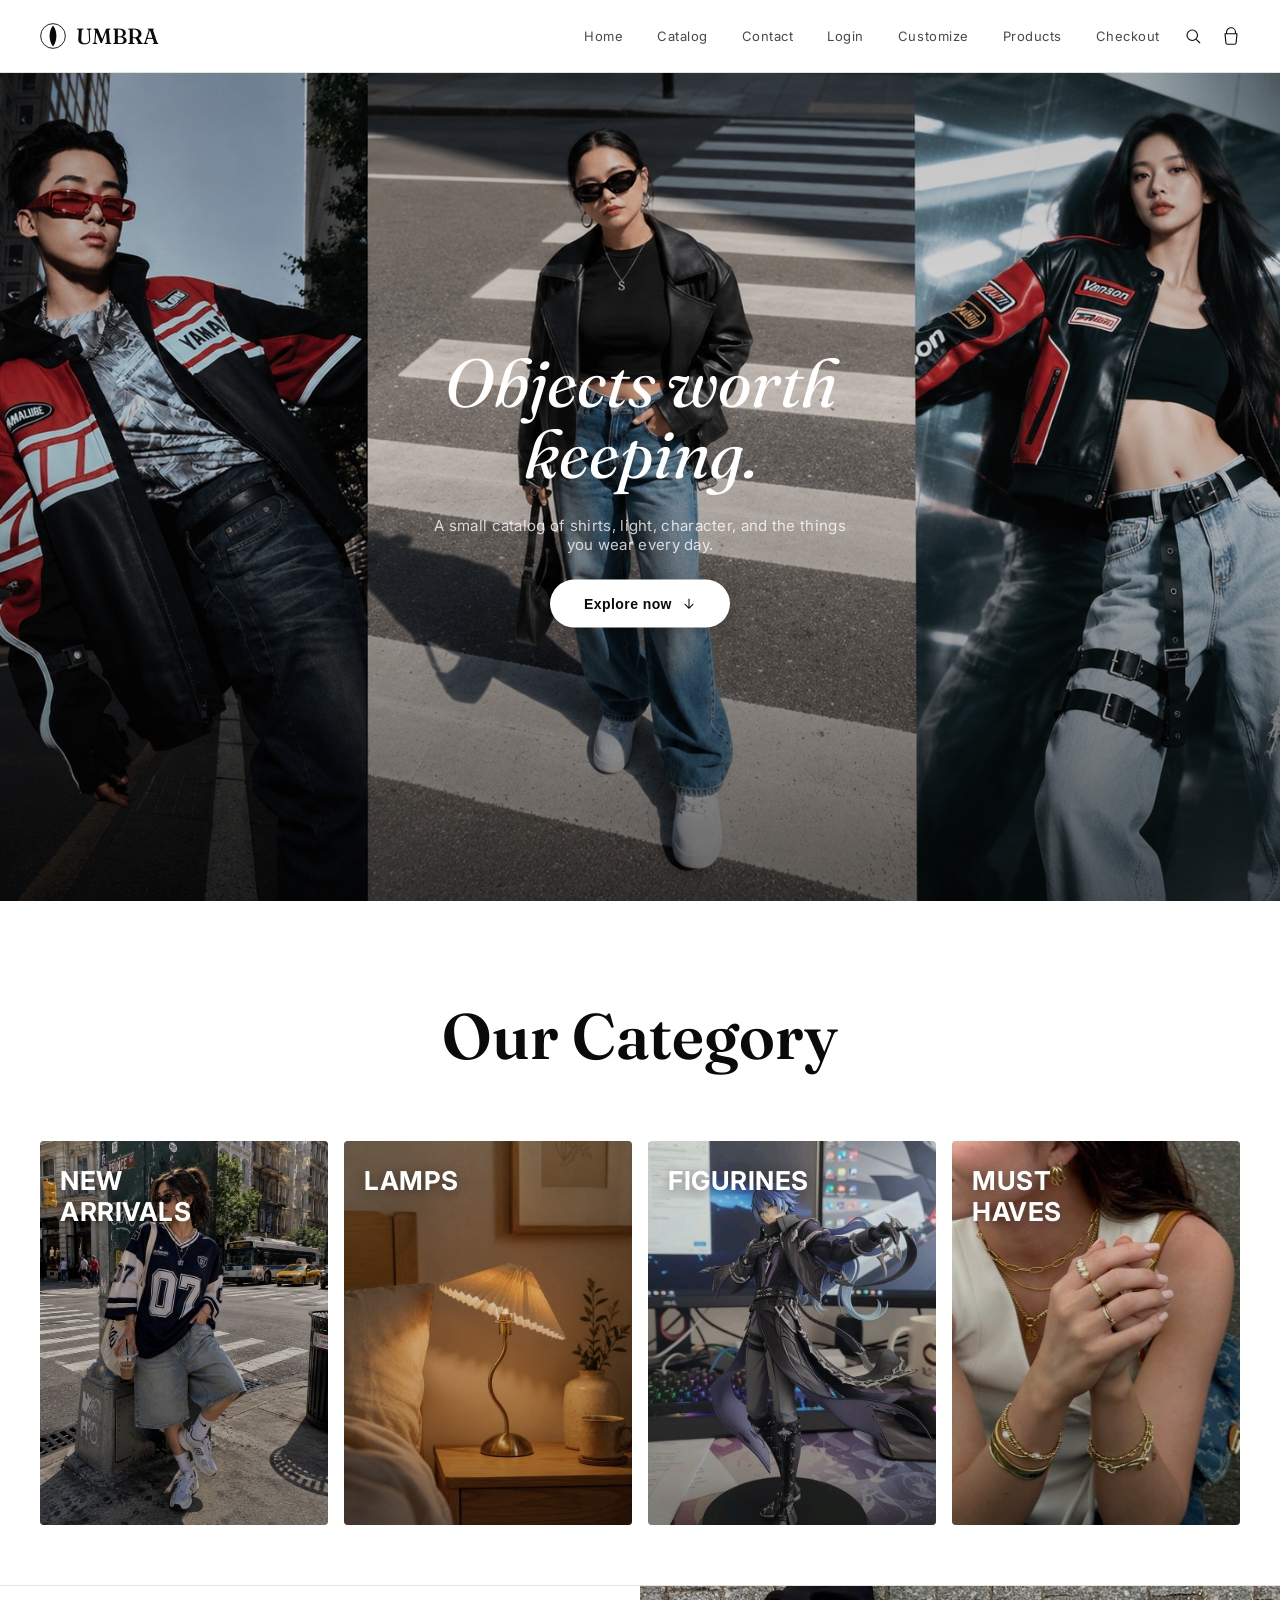
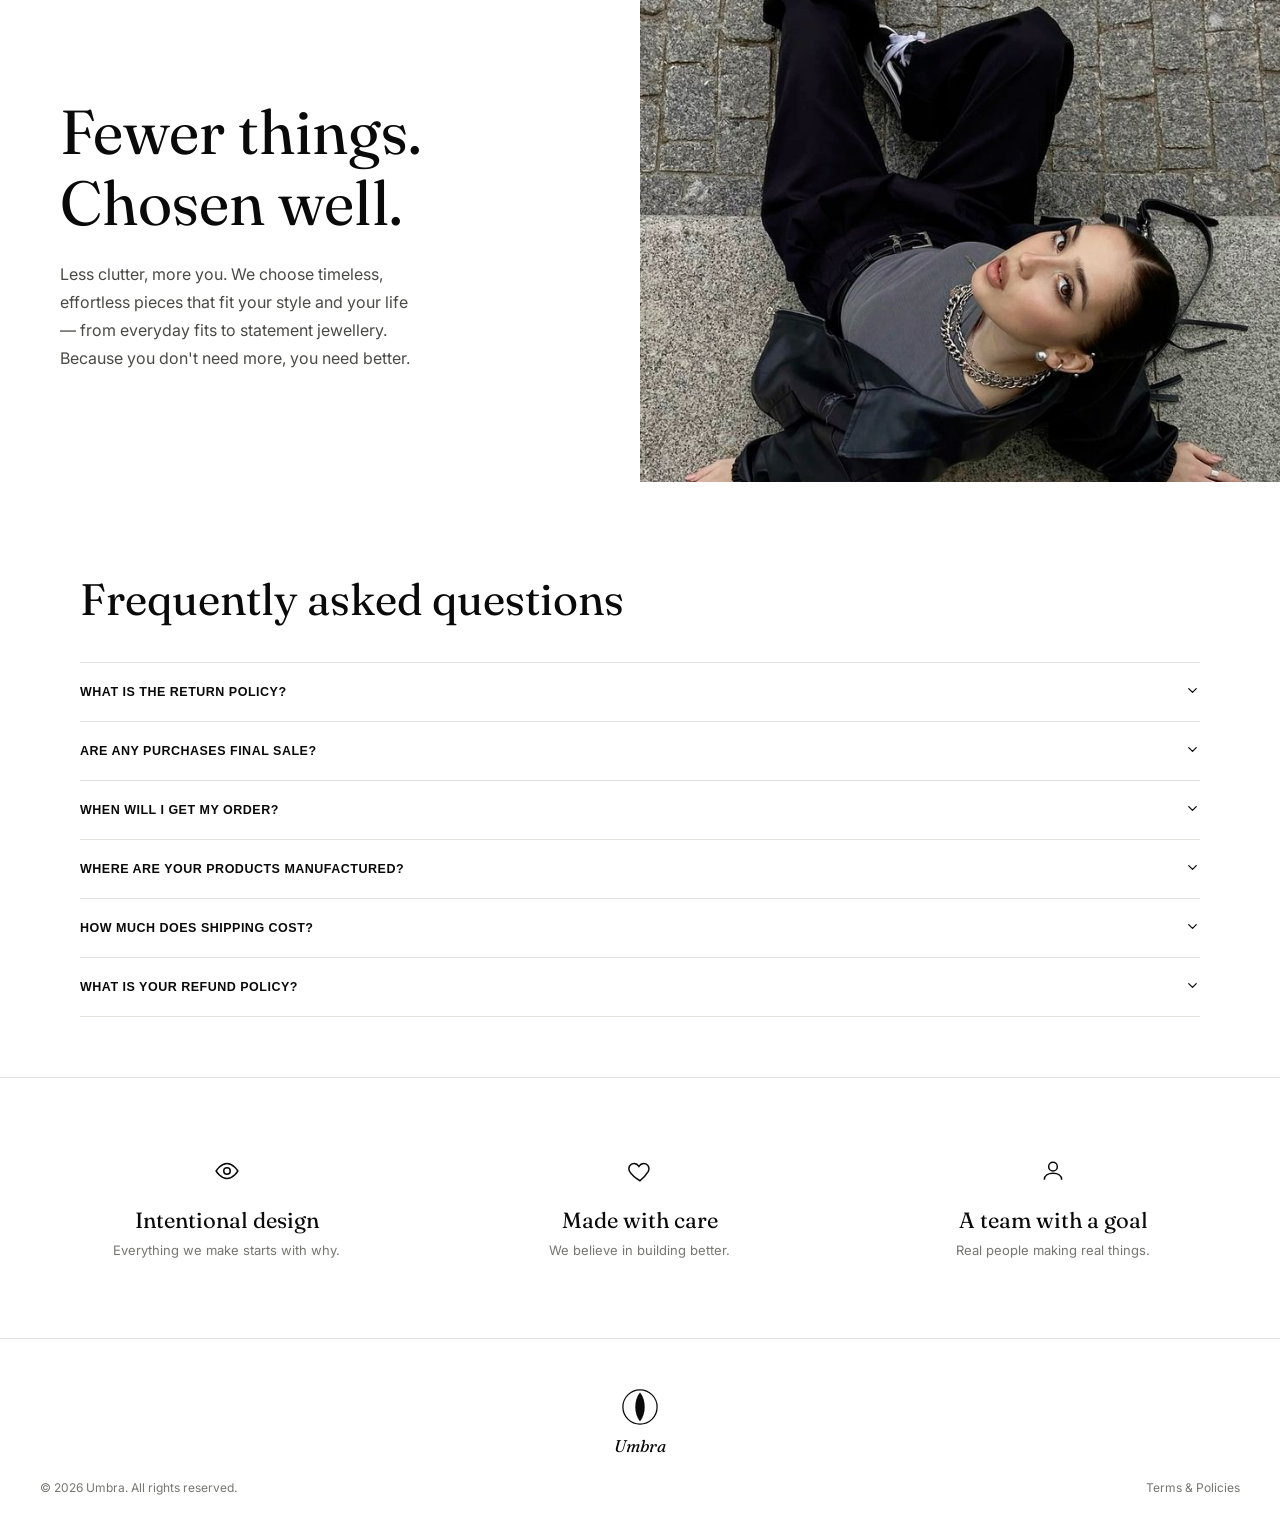
<file: index.html>
<!DOCTYPE html>
<html lang="en">
<head>
<meta charset="UTF-8">
<meta name="viewport" content="width=device-width, initial-scale=1.0">
<title>UMBRA — Catalog</title>
<link rel="preconnect" href="https://fonts.googleapis.com">
<link href="https://fonts.googleapis.com/css2?family=Fraunces:ital,opsz,wght@0,9..144,300;0,9..144,400;0,9..144,500;1,9..144,400&family=Inter:wght@400;500;600&display=swap" rel="stylesheet">
<link rel="stylesheet" href="CSS/homepage.css">
</head>
<body>

<nav class="nav">
  <div class="brand">
    <svg aria-hidden="true" class="brand-mark" viewBox="0 0 40 40" fill="none" xmlns="http://www.w3.org/2000/svg">
      <circle cx="20" cy="20" r="19" stroke="#0a0a0a" stroke-width="1.4"/>
      <path d="M20 4 C13 12 13 28 20 36 C27 28 27 12 20 4Z" fill="#0a0a0a"/>
    </svg>
    UMBRA
  </div>
  <button class="nav-toggle" id="navToggle" aria-label="Toggle menu">
    <svg aria-hidden="true" viewBox="0 0 24 24" fill="none"><path d="M3 6h18M3 12h18M3 18h18" stroke="#0a0a0a" stroke-width="1.6" stroke-linecap="round"/></svg>
  </button>
  <div class="nav-links" id="navLinks">
    <a href="index.html">Home</a>
    <a href="catalog.html">Catalog</a>
    <a href="contact.html">Contact</a>
    <a href="login.html">Login</a>
    <a href="customize.html">Customize</a>
    <a href="product.html">Products</a>
    <a href="checkout.html">Checkout</a>
  </div>
  <div class="nav-icons">
    <svg aria-label="Search" role="img" viewBox="0 0 24 24" fill="none"><circle cx="11" cy="11" r="7" stroke-width="1.5"/><path d="M21 21l-4.3-4.3" stroke-width="1.5" stroke-linecap="round"/></svg>
    <svg aria-label="Shopping cart" role="img" viewBox="0 0 24 24" fill="none"><path d="M6 9V7a6 6 0 1112 0v2M4 9h16l-1.2 12.1a2 2 0 01-2 1.9H7.2a2 2 0 01-2-1.9L4 9z" stroke-width="1.5" stroke-linejoin="round"/></svg>
  </div>
</nav>

<div class="hero" id="top">
   <div class="hero-slideshow" id="heroSlideshow">
    <img src="media/images/hero/slide1.png" class="hero-slide active" alt="Umbra studio collection">
    <img src="media/images/hero/slide2.png" class="hero-slide" alt="Umbra objects and apparel">
    <img src="media/images/hero/slide3.png" class="hero-slide" alt="Umbra home objects">
    <img src="media/images/hero/slide4.png" class="hero-slide" alt="Umbra everyday essentials">
  </div>
  <div class="hero-content">
    <div class="hero-eyebrow">Objects worth<br>keeping.</div>
    <p class="hero-sub">A small catalog of shirts, light, character, and the things you wear every day.</p>
    <button class="explore-btn" id="exploreBtn">
      Explore now
      <svg aria-hidden="true" viewBox="0 0 24 24" fill="none"><path d="M12 4v16M5 13l7 7 7-7" stroke="#0a0a0a" stroke-width="1.8" stroke-linecap="round" stroke-linejoin="round"/></svg>
    </button>
  </div>
</div>

<div class="intro">
      <p>Our Category</p>
</div>
<section class="collections">
  <div class="collections-grid">
    <a href="catalog.html#shirts" class="collection-card">
      <img src="media/images/collections/outfit.jpg" alt="New Arrivals">
      <span class="collection-label">New<br>Arrivals</span>
    </a>
    <a href="catalog.html#lamps" class="collection-card">
      <img src="media/images/collections/lamp.jpg" alt="Lamps">
      <span class="collection-label">Lamps</span>
    </a>
    <a href="catalog.html#figurines" class="collection-card">
      <img src="media/images/collections/figurines.jpg" alt="Figurines">
      <span class="collection-label">Figurines</span>
    </a>
    <a href="catalog.html#dwe" class="collection-card">
      <img src="media/images/collections/jewerlly.jpg" alt="Must-Haves">
      <span class="collection-label">Must<br>Haves</span>
    </a>
  </div>
</section>
<section class="value-split">
  <div class="value-text">
    <h2>Fewer things.<br>Chosen well.</h2>
    <p>Less clutter, more you. We choose timeless, effortless pieces that fit your style and your life — from everyday fits to statement jewellery. Because you don't need more, you need better.</p>
  </div>
  <div class="value-image">
    <img src="media/images/hero/anshika.jpg" alt="Umbra founder in the studio">
  </div>
</section>
<section class="faq-section">
  <h2 class="faq-title">Frequently asked questions</h2>

  <div class="faq-list">

    <div class="faq-item">
      <button class="faq-question" aria-expanded="false">
        What is the return policy?
        <span class="faq-chevron"><svg aria-hidden="true" viewBox="0 0 24 24" fill="none"><path d="M6 9l6 6 6-6" stroke-width="2" stroke-linecap="round" stroke-linejoin="round"/></svg></span>
      </button>
      <div class="faq-answer">
        <p>We accept returns within 7 days of delivery, provided the item is unused and in its original packaging. Refunds are processed within 5–7 business days of us receiving the return.</p>
      </div>
    </div>

    <div class="faq-item">
      <button class="faq-question" aria-expanded="false">
        Are any purchases final sale?
        <span class="faq-chevron"><svg aria-hidden="true" viewBox="0 0 24 24" fill="none"><path d="M6 9l6 6 6-6" stroke-width="2" stroke-linecap="round" stroke-linejoin="round"/></svg></span>
      </button>
      <div class="faq-answer">
        <p>We are unable to accept returns on certain items. These will be carefully marked before purchase.</p>
      </div>
    </div>

    <div class="faq-item">
      <button class="faq-question" aria-expanded="false">
        When will I get my order?
        <span class="faq-chevron"><svg aria-hidden="true" viewBox="0 0 24 24" fill="none"><path d="M6 9l6 6 6-6" stroke-width="2" stroke-linecap="round" stroke-linejoin="round"/></svg></span>
      </button>
      <div class="faq-answer">
        <p>We work quickly to ship your order as soon as possible. Once your order has shipped, you'll receive an email with tracking details. Delivery times vary depending on your location.</p>
      </div>
    </div>

    <div class="faq-item">
      <button class="faq-question" aria-expanded="false">
        Where are your products manufactured?
        <span class="faq-chevron"><svg aria-hidden="true" viewBox="0 0 24 24" fill="none"><path d="M6 9l6 6 6-6" stroke-width="2" stroke-linecap="round" stroke-linejoin="round"/></svg></span>
      </button>
      <div class="faq-answer">
        <p>Our products are manufactured in Mumbai, Vasai. We carefully select our manufacturing partners to ensure high quality and fair value.</p>
      </div>
    </div>

    <div class="faq-item">
      <button class="faq-question" aria-expanded="false">
        How much does shipping cost?
        <span class="faq-chevron"><svg aria-hidden="true" viewBox="0 0 24 24" fill="none"><path d="M6 9l6 6 6-6" stroke-width="2" stroke-linecap="round" stroke-linejoin="round"/></svg></span>
      </button>
      <div class="faq-answer">
        <p>Shipping is calculated based on your location and the items in your order. You'll always know the shipping price before you purchase.</p>
      </div>
    </div>

    <div class="faq-item">
      <button class="faq-question" aria-expanded="false">
        What is your refund policy?
        <span class="faq-chevron"><svg aria-hidden="true" viewBox="0 0 24 24" fill="none"><path d="M6 9l6 6 6-6" stroke-width="2" stroke-linecap="round" stroke-linejoin="round"/></svg></span>
      </button>
      <div class="faq-answer">
        <!-- Placeholder — replace with your actual refund policy wording -->
        <p>Once your return is received and inspected, we'll notify you of the approval status. Approved refunds are credited to your original payment method within 5–7 business days. Shipping charges, if any, are non-refundable.</p>
      </div>
    </div>

  </div>
</section>
<div class="features">
  <div class="feature"> 
    <svg aria-hidden="true" viewBox="0 0 24 24" fill="none"><path d="M2 12s4-7 10-7 10 7 10 7-4 7-10 7-10-7-10-7z" stroke-width="1.4"/><circle cx="12" cy="12" r="3" stroke-width="1.4"/></svg>
    <h3>Intentional design</h3>
    <p>Everything we make starts with why.</p>
  </div>
  <div class="feature">
    <svg aria-hidden="true" viewBox="0 0 24 24" fill="none"><path d="M12 21s-7-4.35-9.5-8.5C.5 8.5 3 5 6.5 5c2 0 3.5 1.2 4.5 2.8C12 6.2 13.5 5 15.5 5 19 5 21.5 8.5 19.5 12.5 17 16.65 12 21 12 21z" stroke-width="1.4"/></svg>
    <h3>Made with care</h3>
    <p>We believe in building better.</p>
  </div>
  <div class="feature" id="contact">
    <svg aria-hidden="true" viewBox="0 0 24 24" fill="none"><circle cx="12" cy="8" r="4" stroke-width="1.4"/><path d="M4 20c0-4 3.5-6 8-6s8 2 8 6" stroke-width="1.4"/></svg>
    <h3>A team with a goal</h3>
    <p>Real people making real things.</p>
  </div>
</div>

<footer>
  <div class="foot-mark">
    <svg aria-hidden="true" viewBox="0 0 40 40" fill="none"><circle cx="20" cy="20" r="19" stroke="#0a0a0a" stroke-width="1.4"/><path d="M20 4 C13 12 13 28 20 36 C27 28 27 12 20 4Z" fill="#0a0a0a"/></svg>
    <span>Umbra</span>
  </div>
  <div class="foot-bottom">
    <span>© 2026 Umbra. All rights reserved.</span>
    <span>Terms &amp; Policies</span>
  </div>
</footer>

<script src="JS/catalog.js"></script>
</body>
</html>
</file>
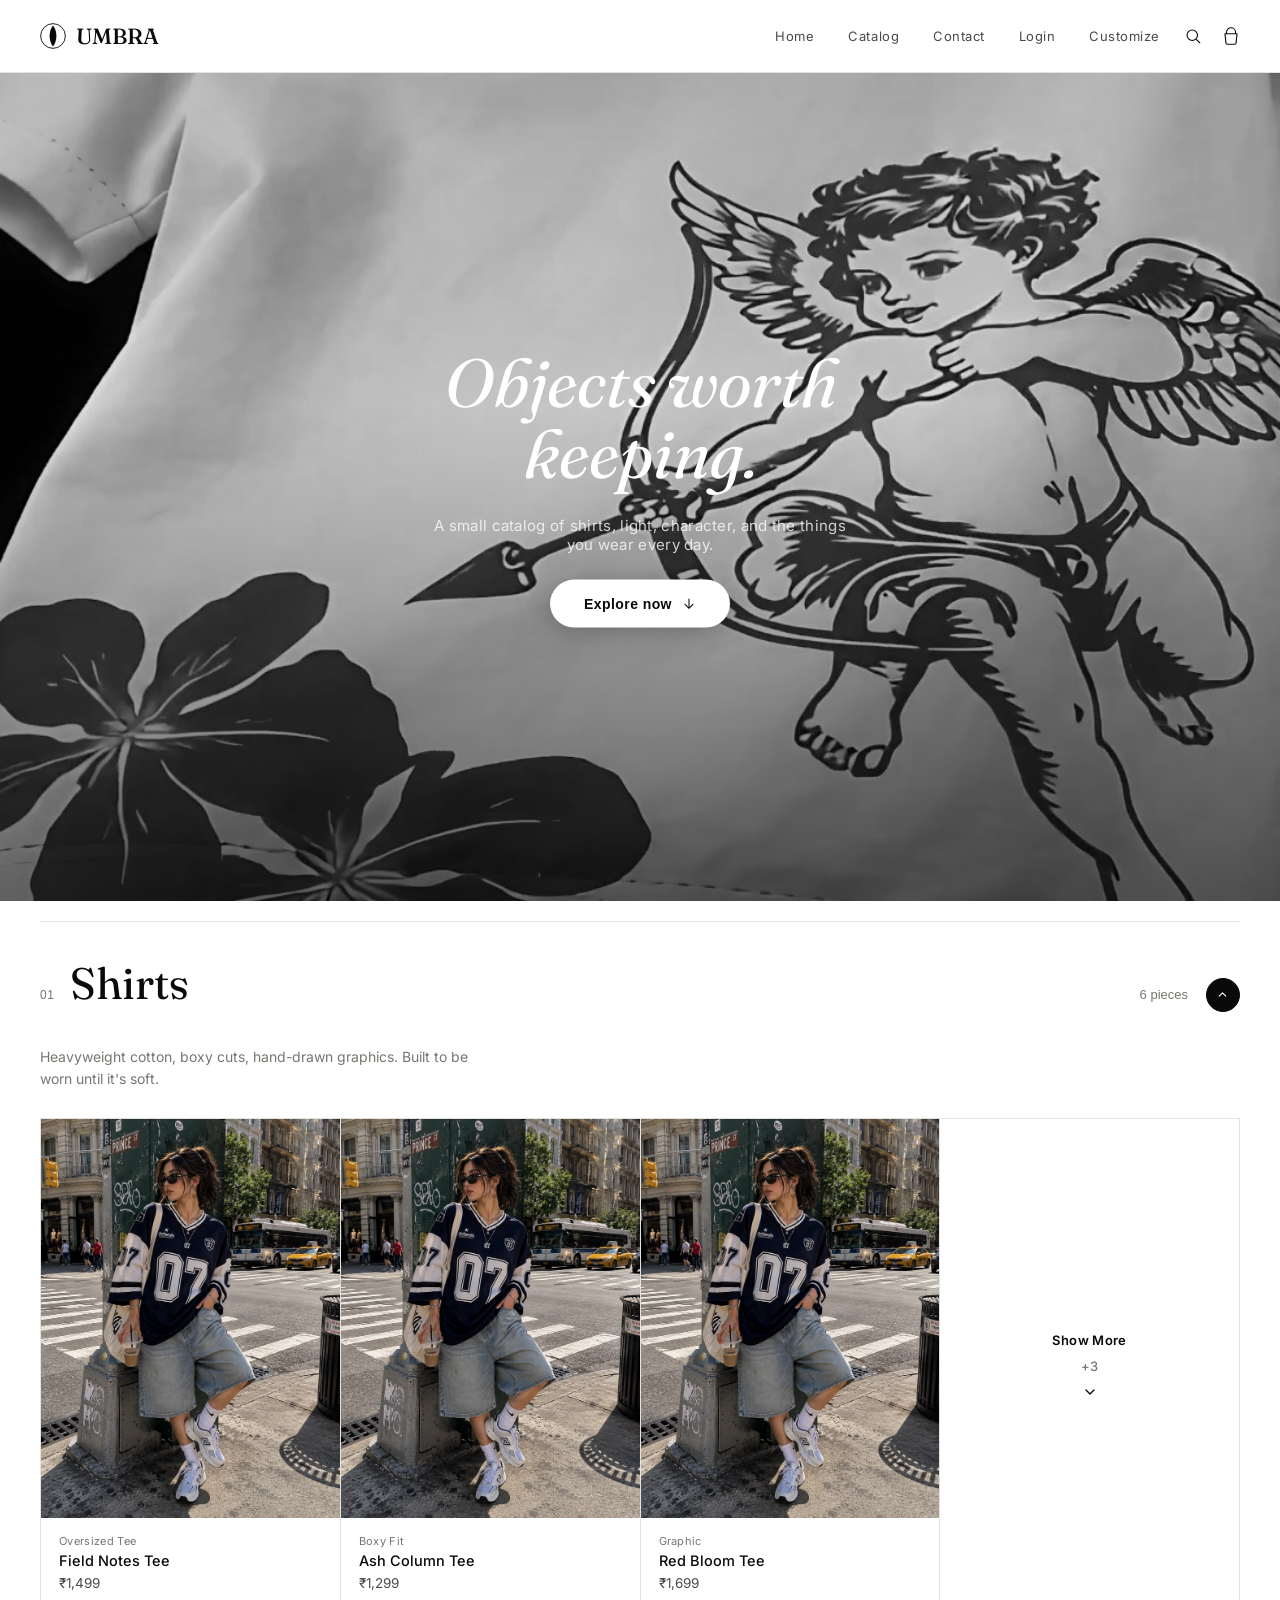
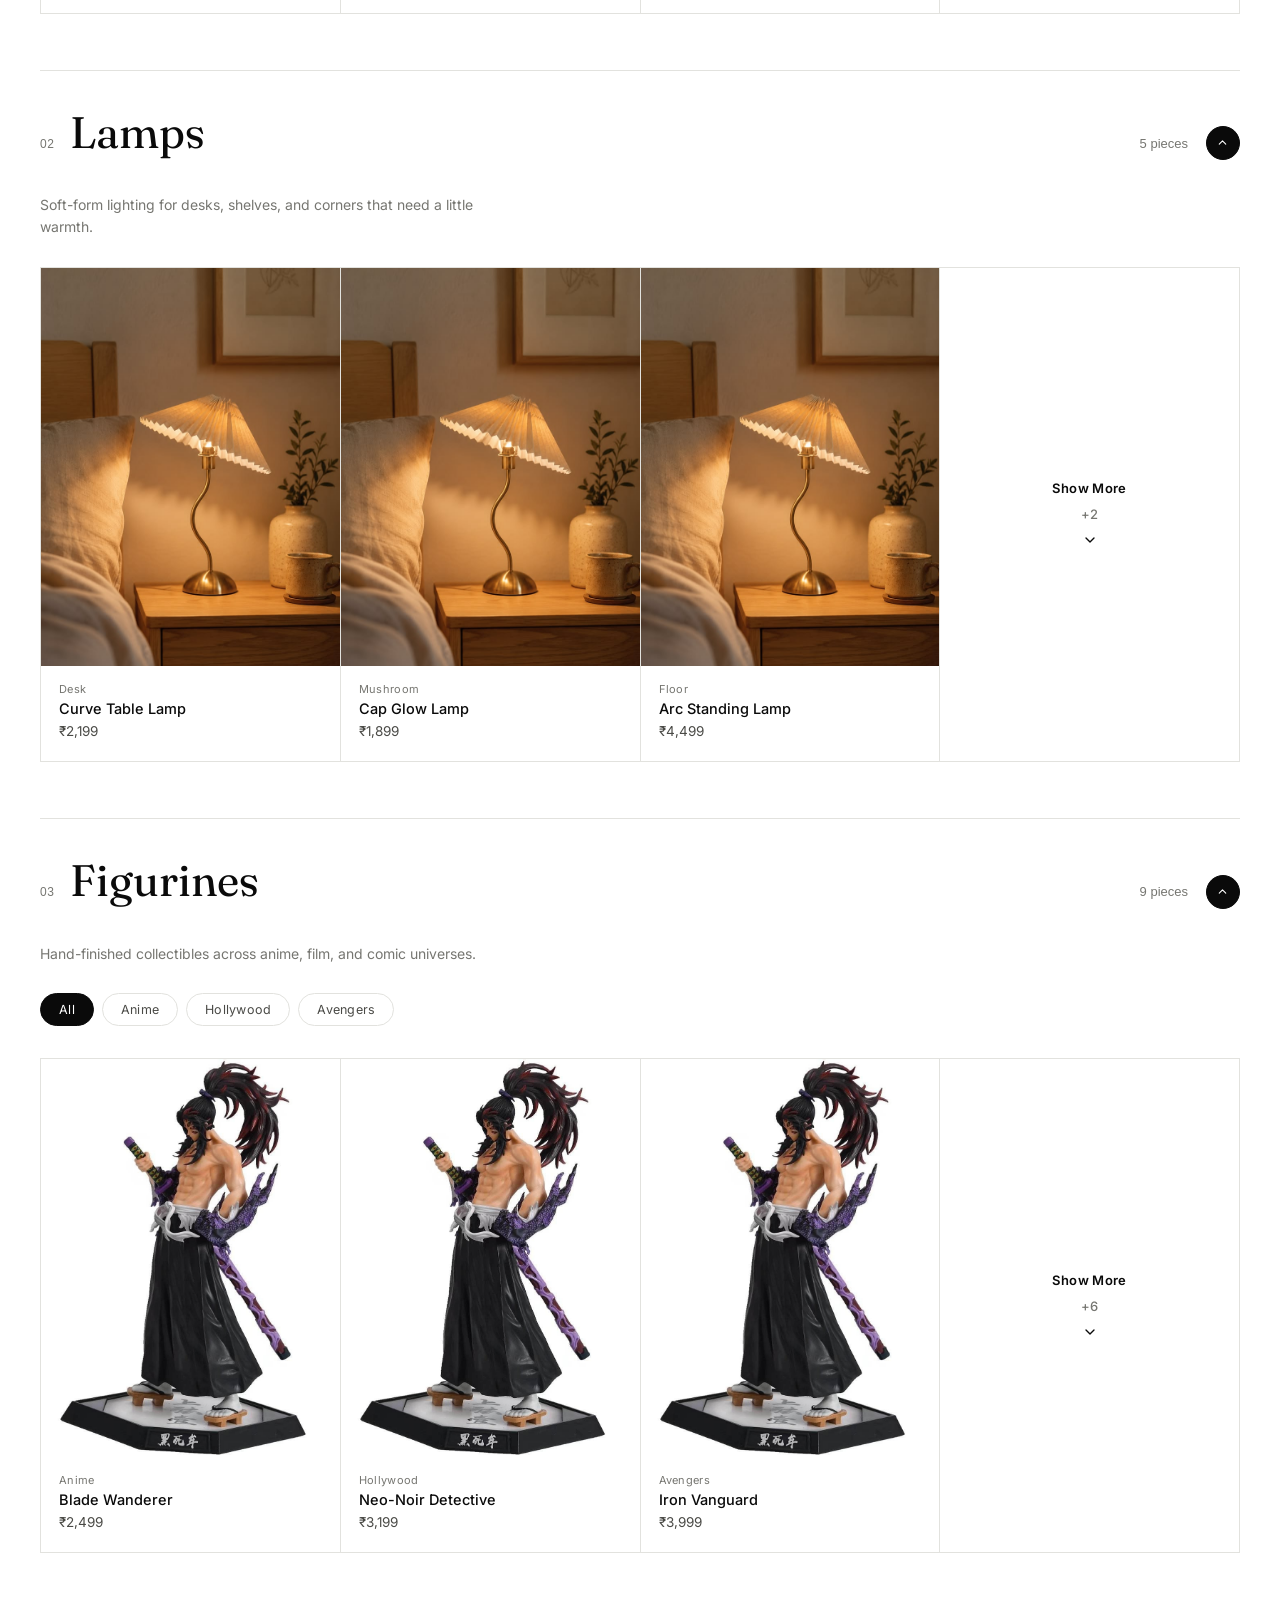
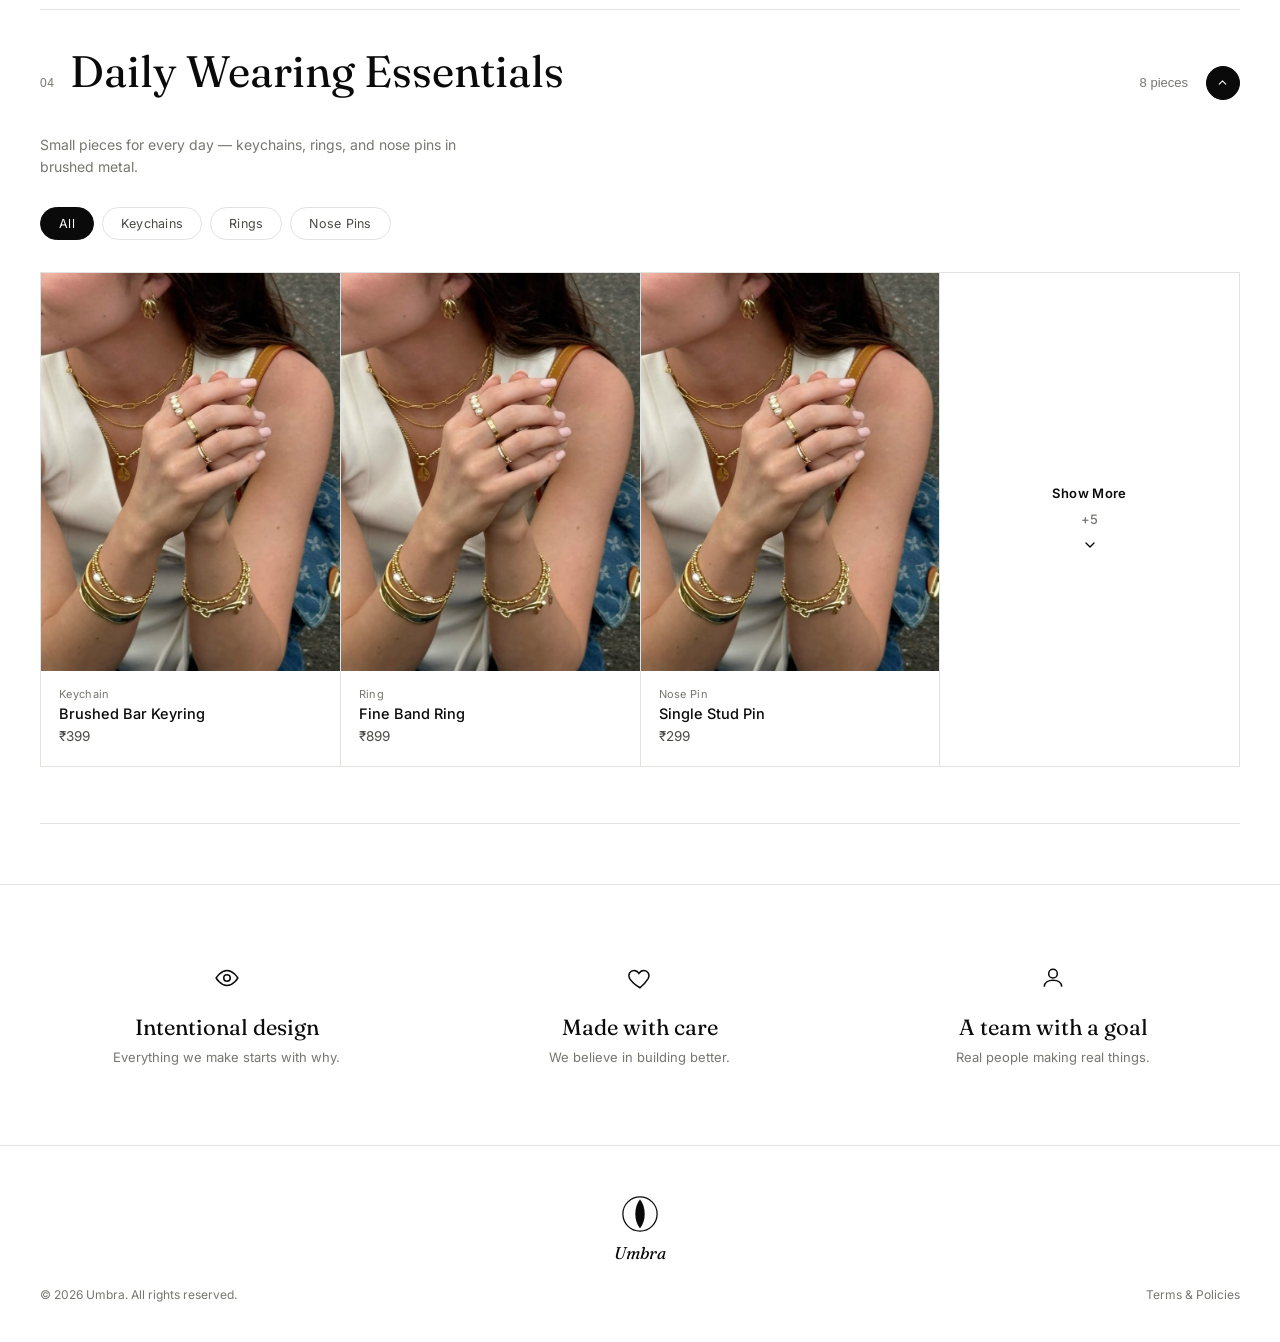
<file: catalog.html>
<!DOCTYPE html>
<html lang="en">
<head>
<meta charset="UTF-8">
<meta name="viewport" content="width=device-width, initial-scale=1.0">
<title>UMBRA — Catalog</title>
<link rel="preconnect" href="https://fonts.googleapis.com">
<link href="https://fonts.googleapis.com/css2?family=Fraunces:ital,opsz,wght@0,9..144,300;0,9..144,400;0,9..144,500;1,9..144,400&family=Inter:wght@400;500;600&display=swap" rel="stylesheet">
<link rel="stylesheet" href="CSS/catalog.css">
</head>
<body>

<nav class="nav">
  <div class="brand">
    <svg aria-hidden="true" class="brand-mark" viewBox="0 0 40 40" fill="none" xmlns="http://www.w3.org/2000/svg">
      <circle cx="20" cy="20" r="19" stroke="#0a0a0a" stroke-width="1.4"/>
      <path d="M20 4 C13 12 13 28 20 36 C27 28 27 12 20 4Z" fill="#0a0a0a"/>
    </svg>
    UMBRA
  </div>
  <button class="nav-toggle" id="navToggle" aria-label="Toggle menu">
    <svg aria-hidden="true" viewBox="0 0 24 24" fill="none"><path d="M3 6h18M3 12h18M3 18h18" stroke="#0a0a0a" stroke-width="1.6" stroke-linecap="round"/></svg>
  </button>
  <div class="nav-links" id="navLinks">
    <a href="index.html">Home</a>
    <a href="catalog.html">Catalog</a>
    <a href="contact.html">Contact</a>
    <a href="login.html">Login</a>
    <a href="customize.html">Customize</a>
  </div>
  <div class="nav-icons">
    <svg aria-label="Search" role="img" viewBox="0 0 24 24" fill="none"><circle cx="11" cy="11" r="7" stroke-width="1.5"/><path d="M21 21l-4.3-4.3" stroke-width="1.5" stroke-linecap="round"/></svg>
    <svg aria-label="Shopping cart" role="img" viewBox="0 0 24 24" fill="none"><path d="M6 9V7a6 6 0 1112 0v2M4 9h16l-1.2 12.1a2 2 0 01-2 1.9H7.2a2 2 0 01-2-1.9L4 9z" stroke-width="1.5" stroke-linejoin="round"/></svg>
  </div>
</nav>

<div class="hero" id="top">
  <video autoplay muted loop playsinline poster="media/video/catalog_poster.jpeg" class="hero-slideshow" id="heroSlideshow">
    <source src="media/video/catalog_video.mp4" type="video/webm">
    <source src="media/video/catalog_video.mp4" type="video/mp4">
    <!-- Replace the two <source> URLs above with your own hero footage -->
  </video>
  <div class="hero-content">
    <div class="hero-eyebrow">Objects worth<br>keeping.</div>
    <p class="hero-sub">A small catalog of shirts, light, character, and the things you wear every day.</p>
    <button class="explore-btn" id="exploreBtn">
      Explore now
      <svg aria-hidden="true" viewBox="0 0 24 24" fill="none"><path d="M12 4v16M5 13l7 7 7-7" stroke="#0a0a0a" stroke-width="1.8" stroke-linecap="round" stroke-linejoin="round"/></svg>
    </button>
  </div>
</div>

<main class="catalog" id="catalog">

  <!-- SHIRTS -->
  <section class="cat-section" data-section id="shirts">
    <button class="cat-header" aria-expanded="false">
      <div class="cat-header-left">
        <span class="cat-index">01</span>
        <span class="cat-title">Shirts</span>
      </div>
      <div class="cat-header-right">
        <span class="cat-count">6 pieces</span>
        <span class="chevron"><svg aria-hidden="true" viewBox="0 0 24 24" fill="none"><path d="M6 9l6 6 6-6" stroke-width="2" stroke-linecap="round" stroke-linejoin="round"/></svg></span>
      </div>
    </button>
    <div class="cat-panel">
      <div class="cat-panel-inner">
        <p class="cat-desc">Heavyweight cotton, boxy cuts, hand-drawn graphics. Built to be worn until it's soft.</p>
        <div class="grid" data-grid>
          <div class="card"><div class="card-img"><img src="media/images/collections/outfit.jpg" alt="Field Notes oversized tee"></div><div class="card-info"><span class="card-tag">Oversized Tee</span><span class="card-name">Field Notes Tee</span><span class="card-price">₹1,499</span></div></div>
          <div class="card"><div class="card-img"><img src="media/images/collections/outfit.jpg" alt="Ash Column boxy tee"></div><div class="card-info"><span class="card-tag">Boxy Fit</span><span class="card-name">Ash Column Tee</span><span class="card-price">₹1,299</span></div></div>
          <div class="card"><div class="card-img"><img src="media/images/collections/outfit.jpg" alt="Red Bloom graphic tee"></div><div class="card-info"><span class="card-tag">Graphic</span><span class="card-name">Red Bloom Tee</span><span class="card-price">₹1,699</span></div></div>

          <div class="card show-more-card" data-showmore>
            <button class="show-more-btn">
              <span>Show More</span>
              <span class="show-more-count">+3</span>
              <svg aria-hidden="true" viewBox="0 0 24 24" fill="none"><path d="M6 9l6 6 6-6" stroke-width="2" stroke-linecap="round" stroke-linejoin="round"/></svg>
            </button>
          </div>

          <div class="card extra"><div class="card-img"><img src="media/images/collections/outfit.jpg" alt="Quiet Script tee"></div><div class="card-info"><span class="card-tag">Minimal</span><span class="card-name">Quiet Script Tee</span><span class="card-price">₹1,199</span></div></div>
          <div class="card extra"><div class="card-img"><img src="media/images/collections/outfit.jpg" alt="Slate heavyweight tee"></div><div class="card-info"><span class="card-tag">Heavyweight</span><span class="card-name">Slate Overtee</span><span class="card-price">₹1,899</span></div></div>
          <div class="card extra"><div class="card-img"><img src="media/images/collections/outfit.jpg" alt="Night Walk long-sleeve tee"></div><div class="card-info"><span class="card-tag">Long Sleeve</span><span class="card-name">Night Walk Tee</span><span class="card-price">₹1,599</span></div></div>
        </div>
      </div>
    </div>
  </section>

  <!-- LAMPS -->
  <section class="cat-section" data-section id="lamps">
    <button class="cat-header" aria-expanded="false">
      <div class="cat-header-left">
        <span class="cat-index">02</span>
        <span class="cat-title">Lamps</span>
      </div>
      <div class="cat-header-right">
        <span class="cat-count">5 pieces</span>
        <span class="chevron"><svg aria-hidden="true" viewBox="0 0 24 24" fill="none"><path d="M6 9l6 6 6-6" stroke-width="2" stroke-linecap="round" stroke-linejoin="round"/></svg></span>
      </div>
    </button>
    <div class="cat-panel">
      <div class="cat-panel-inner">
        <p class="cat-desc">Soft-form lighting for desks, shelves, and corners that need a little warmth.</p>
        <div class="grid" data-grid>
          <div class="card"><div class="card-img"><img src="media/images/collections/lamp.jpg" alt="Curve table lamp"></div><div class="card-info"><span class="card-tag">Desk</span><span class="card-name">Curve Table Lamp</span><span class="card-price">₹2,199</span></div></div>
          <div class="card"><div class="card-img"><img src="media/images/collections/lamp.jpg" alt="Cap Glow mushroom lamp"></div><div class="card-info"><span class="card-tag">Mushroom</span><span class="card-name">Cap Glow Lamp</span><span class="card-price">₹1,899</span></div></div>
          <div class="card"><div class="card-img"><img src="media/images/collections/lamp.jpg" alt="Arc standing lamp"></div><div class="card-info"><span class="card-tag">Floor</span><span class="card-name">Arc Standing Lamp</span><span class="card-price">₹4,499</span></div></div>

          <div class="card show-more-card" data-showmore>
            <button class="show-more-btn">
              <span>Show More</span>
              <span class="show-more-count">+2</span>
              <svg aria-hidden="true" viewBox="0 0 24 24" fill="none"><path d="M6 9l6 6 6-6" stroke-width="2" stroke-linecap="round" stroke-linejoin="round"/></svg>
            </button>
          </div>

          <div class="card extra"><div class="card-img"><img src="media/images/collections/lamp.jpg" alt="Paper Globe ambient lamp"></div><div class="card-info"><span class="card-tag">Ambient</span><span class="card-name">Paper Globe Lamp</span><span class="card-price">₹1,599</span></div></div>
          <div class="card extra"><div class="card-img"><img src="media/images/collections/lamp.jpg" alt="Shelf Beam clip-on lamp"></div><div class="card-info"><span class="card-tag">Clip-on</span><span class="card-name">Shelf Beam Lamp</span><span class="card-price">₹1,299</span></div></div>
        </div>
      </div>
    </div>
  </section>

  <!-- FIGURINES -->
  <section class="cat-section" data-section id="figurines">
    <button class="cat-header" aria-expanded="false">
      <div class="cat-header-left">
        <span class="cat-index">03</span>
        <span class="cat-title">Figurines</span>
      </div>
      <div class="cat-header-right">
        <span class="cat-count">9 pieces</span>
        <span class="chevron"><svg aria-hidden="true" viewBox="0 0 24 24" fill="none"><path d="M6 9l6 6 6-6" stroke-width="2" stroke-linecap="round" stroke-linejoin="round"/></svg></span>
      </div>
    </button>
    <div class="cat-panel">
      <div class="cat-panel-inner">
        <p class="cat-desc">Hand-finished collectibles across anime, film, and comic universes.</p>
        <div class="subcats" data-subcats>
          <span class="subcat-pill active" data-filter="all">All</span>
          <span class="subcat-pill" data-filter="anime">Anime</span>
          <span class="subcat-pill" data-filter="hollywood">Hollywood</span>
          <span class="subcat-pill" data-filter="avenger">Avengers</span>
        </div>
        <div class="grid" data-grid>
          <div class="card" data-sub="anime"><div class="card-img"><img src="media/images/figurines/kokoshibo.jpg" alt="Figurine 01"></div><div class="card-info"><span class="card-tag">Anime</span><span class="card-name">Blade Wanderer</span><span class="card-price">₹2,499</span></div></div>
          <div class="card" data-sub="hollywood"><div class="card-img"><img src="media/images/figurines/kokoshibo.jpg" alt="Figurine 04"></div><div class="card-info"><span class="card-tag">Hollywood</span><span class="card-name">Neo-Noir Detective</span><span class="card-price">₹3,199</span></div></div>
          <div class="card" data-sub="avenger"><div class="card-img"><img src="media/images/figurines/kokoshibo.jpg" alt="Figurine 07"></div><div class="card-info"><span class="card-tag">Avengers</span><span class="card-name">Iron Vanguard</span><span class="card-price">₹3,999</span></div></div>

          <div class="card show-more-card" data-showmore>
            <button class="show-more-btn">
              <span>Show More</span>
              <span class="show-more-count">+6</span>
              <svg aria-hidden="true" viewBox="0 0 24 24" fill="none"><path d="M6 9l6 6 6-6" stroke-width="2" stroke-linecap="round" stroke-linejoin="round"/></svg>
            </button>
          </div>

          <div class="card extra" data-sub="anime"><div class="card-img"><img src="media/images/figurines/kokoshibo.jpg" alt="Figurine 02"></div><div class="card-info"><span class="card-tag">Anime</span><span class="card-name">Storm Fist Nendo</span><span class="card-price">₹1,999</span></div></div>
          <div class="card extra" data-sub="anime"><div class="card-img"><img src="media/images/figurines/kokoshibo.jpg" alt="Figurine 03"></div><div class="card-info"><span class="card-tag">Anime</span><span class="card-name">Moonlit Ronin</span><span class="card-price">₹2,799</span></div></div>
          <div class="card extra" data-sub="hollywood"><div class="card-img"><img src="media/images/figurines/kokoshibo.jpg" alt="Figurine 05"></div><div class="card-info"><span class="card-tag">Hollywood</span><span class="card-name">Space Marshal</span><span class="card-price">₹3,499</span></div></div>
          <div class="card extra" data-sub="hollywood"><div class="card-img"><img src="media/images/figurines/kokoshibo.jpg" alt="Figurine 06"></div><div class="card-info"><span class="card-tag">Hollywood</span><span class="card-name">Rogue Archaeologist</span><span class="card-price">₹2,999</span></div></div>
          <div class="card extra" data-sub="avenger"><div class="card-img"><img src="media/images/figurines/kokoshibo.jpg" alt="Figurine 08"></div><div class="card-info"><span class="card-tag">Avengers</span><span class="card-name">Thunder Sentinel</span><span class="card-price">₹3,799</span></div></div>
          <!-- <div class="card extra" data-sub="avenger"><div class="card-img"><img src="media/images/figurines/kokoshibo.jpg" alt("Figurine 09"></div><div class("card-info"><span class("card-tag">Avengers</span><span class("card-name">Shield Captain</span><span class("card-price">₹3,599</span></div></ div> -->
        </div>
      </div>
    </div>
  </section>

  <!-- DAILY WEARING ESSENTIALS -->
  <section class="cat-section" data-section id="dwe">
    <button class="cat-header" aria-expanded="false">
      <div class="cat-header-left">
        <span class="cat-index">04</span>
        <span class="cat-title">Daily Wearing Essentials</span>
      </div>
      <div class="cat-header-right">
        <span class="cat-count">8 pieces</span>
        <span class="chevron"><svg aria-hidden="true" viewBox="0 0 24 24" fill="none"><path d="M6 9l6 6 6-6" stroke-width="2" stroke-linecap="round" stroke-linejoin="round"/></svg></span>
      </div>
    </button>
    <div class="cat-panel">
      <div class="cat-panel-inner">
        <p class="cat-desc">Small pieces for every day — keychains, rings, and nose pins in brushed metal.</p>
        <div class="subcats" data-subcats>
          <span class="subcat-pill active" data-filter="all">All</span>
          <span class="subcat-pill" data-filter="keychain">Keychains</span>
          <span class="subcat-pill" data-filter="ring">Rings</span>
          <span class="subcat-pill" data-filter="nosepin">Nose Pins</span>
        </div>
        <div class="grid" data-grid>
          <div class="card" data-sub="keychain"><div class="card-img"><img src="media/images/collections/jewerlly.jpg" alt="DWE 01"></div><div class="card-info"><span class="card-tag">Keychain</span><span class="card-name">Brushed Bar Keyring</span><span class="card-price">₹399</span></div></div>
          <div class="card" data-sub="ring"><div class="card-img"><img src="media/images/collections/jewerlly.jpg" alt="DWE 03"></div><div class="card-info"><span class="card-tag">Ring</span><span class="card-name">Fine Band Ring</span><span class="card-price">₹899</span></div></div>
          <div class="card" data-sub="nosepin"><div class="card-img"><img src="media/images/collections/jewerlly.jpg" alt="DWE 06"></div><div class="card-info"><span class="card-tag">Nose Pin</span><span class="card-name">Single Stud Pin</span><span class="card-price">₹299</span></div></div>

          <div class="card show-more-card" data-showmore>
            <button class="show-more-btn">
              <span>Show More</span>
              <span class="show-more-count">+5</span>
              <svg aria-hidden="true" viewBox="0 0 24 24" fill="none"><path d="M6 9l6 6 6-6" stroke-width="2" stroke-linecap="round" stroke-linejoin="round"/></svg>
            </button>
          </div>

          <div class="card extra" data-sub="keychain"><div class="card-img"><img src="media/images/collections/jewerlly.jpg" alt="DWE 02"></div><div class="card-info"><span class="card-tag">Keychain</span><span class="card-name">Twin Flame Fob</span><span class="card-price">₹349</span></div></div>
          <div class="card extra" data-sub="ring"><div class="card-img"><img src="media/images/collections/jewerlly.jpg" alt="DWE 04"></div><div class="card-info"><span class="card-tag">Ring</span><span class="card-name">Stacked Signet Ring</span><span class="card-price">₹1,099</span></div></div>
          <div class="card extra" data-sub="ring"><div class="card-img"><img src="media/images/collections/jewerlly.jpg" alt="DWE 05"></div><div class="card-info"><span class="card-tag">Ring</span><span class="card-name">Matte Steel Ring</span><span class="card-price">₹799</span></div></div>
          <div class="card extra" data-sub="nosepin"><div class="card-img"><img src="media/images/collections/jewerlly.jpg" alt="DWE 07"></div><div class="card-info"><span class="card-tag">Nose Pin</span><span class="card-name">Twist Wire Pin</span><span class="card-price">₹329</span></div></div>
          <div class="card extra" data-sub="keychain"><div class="card-img"><img src="media/images/collections/jewerlly.jpg" alt="DWE 08"></div><div class="card-info"><span class="card-tag">Keychain</span><span class="card-name">Coin Drop Keyring</span><span class="card-price">₹449</span></div></div>
        </div>
      </div>
    </div>
  </section>

</main>

<div class="features">
  <div class="feature">
    <svg aria-hidden="true" viewBox="0 0 24 24" fill="none"><path d="M2 12s4-7 10-7 10 7 10 7-4 7-10 7-10-7-10-7z" stroke-width="1.4"/><circle cx="12" cy="12" r="3" stroke-width="1.4"/></svg>
    <h3>Intentional design</h3>
    <p>Everything we make starts with why.</p>
  </div>
  <div class="feature">
    <svg aria-hidden="true" viewBox="0 0 24 24" fill="none"><path d="M12 21s-7-4.35-9.5-8.5C.5 8.5 3 5 6.5 5c2 0 3.5 1.2 4.5 2.8C12 6.2 13.5 5 15.5 5 19 5 21.5 8.5 19.5 12.5 17 16.65 12 21 12 21z" stroke-width="1.4"/></svg>
    <h3>Made with care</h3>
    <p>We believe in building better.</p>
  </div>
  <div class="feature" id="contact">
    <svg aria-hidden="true" viewBox="0 0 24 24" fill="none"><circle cx="12" cy="8" r="4" stroke-width="1.4"/><path d="M4 20c0-4 3.5-6 8-6s8 2 8 6" stroke-width="1.4"/></svg>
    <h3>A team with a goal</h3>
    <p>Real people making real things.</p>
  </div>
</div>

<footer>
  <div class="foot-mark">
    <svg aria-hidden="true" viewBox="0 0 40 40" fill="none"><circle cx="20" cy="20" r="19" stroke="#0a0a0a" stroke-width="1.4"/><path d="M20 4 C13 12 13 28 20 36 C27 28 27 12 20 4Z" fill="#0a0a0a"/></svg>
    <span>Umbra</span>
  </div>
  <div class="foot-bottom">
    <span>© 2026 Umbra. All rights reserved.</span>
    <span>Terms &amp; Policies</span>
  </div>
</footer>

<script src="JS/catalog.js"></script>
</body>
</html>
</file>
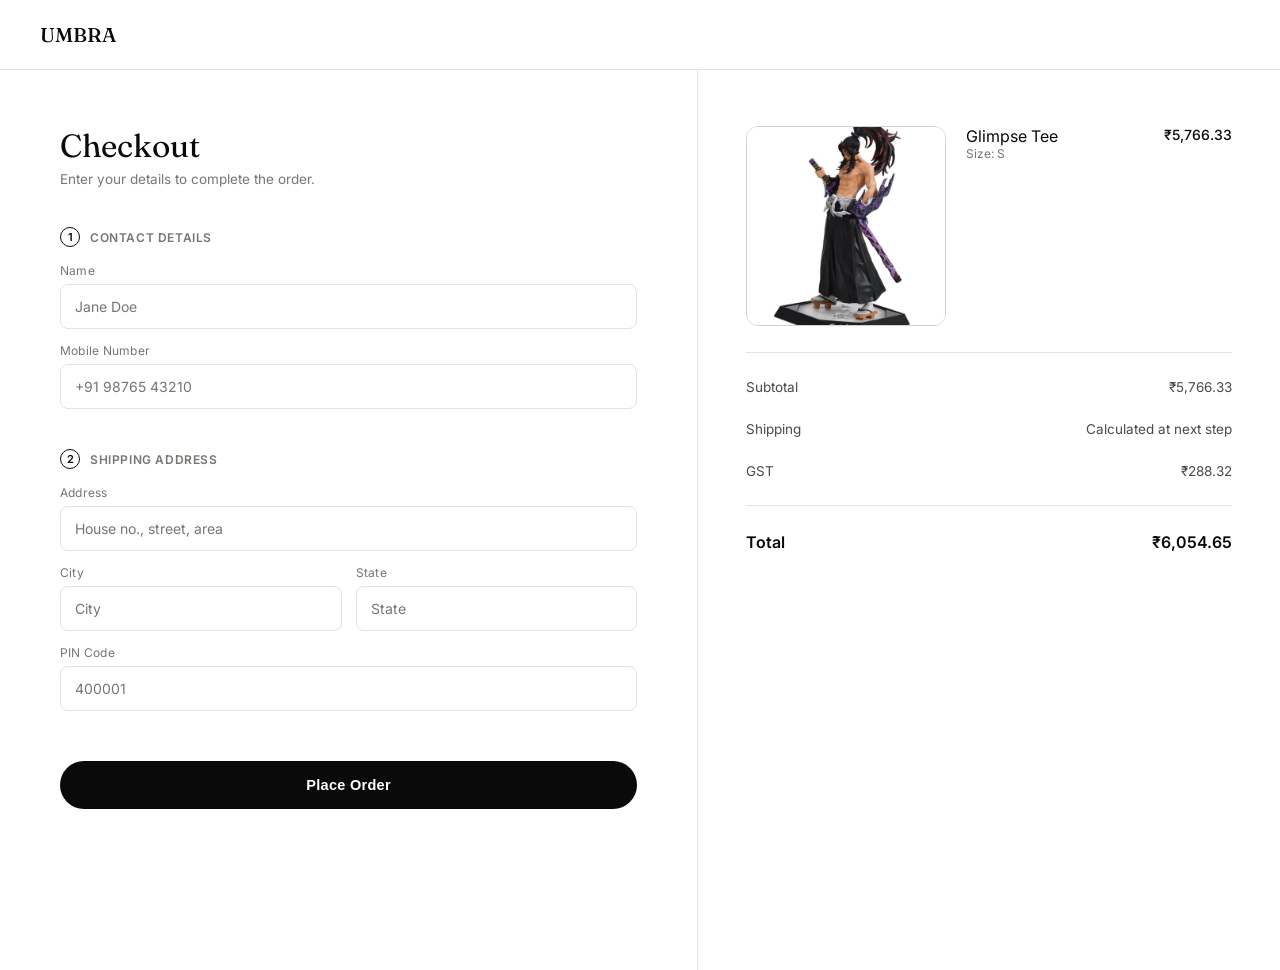
<file: checkout.html>
<!DOCTYPE html>
<html lang="en">
<head>
<meta charset="UTF-8">
<meta name="viewport" content="width=device-width, initial-scale=1.0">
<title>UMBRA — Checkout</title>
<link rel="preconnect" href="https://fonts.googleapis.com">
<link href="https://fonts.googleapis.com/css2?family=Fraunces:ital,opsz,wght@0,9..144,400;1,9..144,400&family=Inter:wght@400;500;600&display=swap" rel="stylesheet">
<link rel="stylesheet" href="CSS/checkout.css">
</head>
<body>

<nav class="nav">
  <span class="brand">UMBRA</span>
</nav>

<main class="checkout">

  <!-- LEFT: two-section form -->
  <form class="checkout-form" id="checkoutForm">
    <h1 class="checkout-title">Checkout</h1>
    <p class="checkout-sub">Enter your details to complete the order.</p>

    <div class="form-section">
      <div class="form-section-title"><span class="num">1</span> Contact Details</div>
      <div class="form-row">
        <div class="field">
          <label for="fullName">Name</label>
          <input type="text" id="fullName" name="name" placeholder="Jane Doe" required>
        </div>
      </div>
      <div class="form-row">
        <div class="field">
          <label for="mobile">Mobile Number</label>
          <input type="tel" id="mobile" name="mobile" placeholder="+91 98765 43210" required>
        </div>
      </div>
    </div>

    <div class="form-section">
      <div class="form-section-title"><span class="num">2</span> Shipping Address</div>
      <div class="form-row">
        <div class="field">
          <label for="address">Address</label>
          <input type="text" id="address" name="address" placeholder="House no., street, area" required>
        </div>
      </div>
      <div class="form-row">
        <div class="field">
          <label for="city">City</label>
          <input type="text" id="city" name="city" placeholder="City" required>
        </div>
        <div class="field">
          <label for="state">State</label>
          <input type="text" id="state" name="state" placeholder="State" required>
        </div>
      </div>
      <div class="form-row">
        <div class="field">
          <label for="pincode">PIN Code</label>
          <input type="text" id="pincode" name="pincode" placeholder="400001" required>
        </div>
      </div>
    </div>

    <button type="submit" class="place-order-btn">Place Order</button>
  </form>

  <!-- RIGHT: order summary -->
  <div class="order-summary">
    <div class="summary-item">
      <div class="summary-thumb">
        <img id="image0" src="media/product/figurines/kokoshibo/image0.jpg" alt="Selected product">
        <!-- <span class="qty-badge" id="summaryQty"></span> -->
      </div>
      <div class="summary-info">
        <div class="summary-name" id="summaryName">—</div>
        <div class="summary-variant" id="summaryVariant">—</div>
      </div>
      <div class="summary-price" id="summaryPrice">—</div>
    </div>

    <div class="summary-divider"></div>

    <div class="summary-line">
      <span>Subtotal</span>
      <span id="subtotalValue">—</span>
    </div>
    <div class="summary-line">
      <span>Shipping</span>
      <span id="shippingValue">—</span>
    </div>
    <div class="summary-line">
      <span>GST</span>
      <span id="gstValue">—</span>
    </div>

    <div class="summary-divider"></div>

    <div class="summary-line total">
      <span>Total</span>
      <span id="totalValue">—</span>
    </div>
  </div>

</main>

<script src="JS/checkout.js"></script>
</body>
</html>
</file>
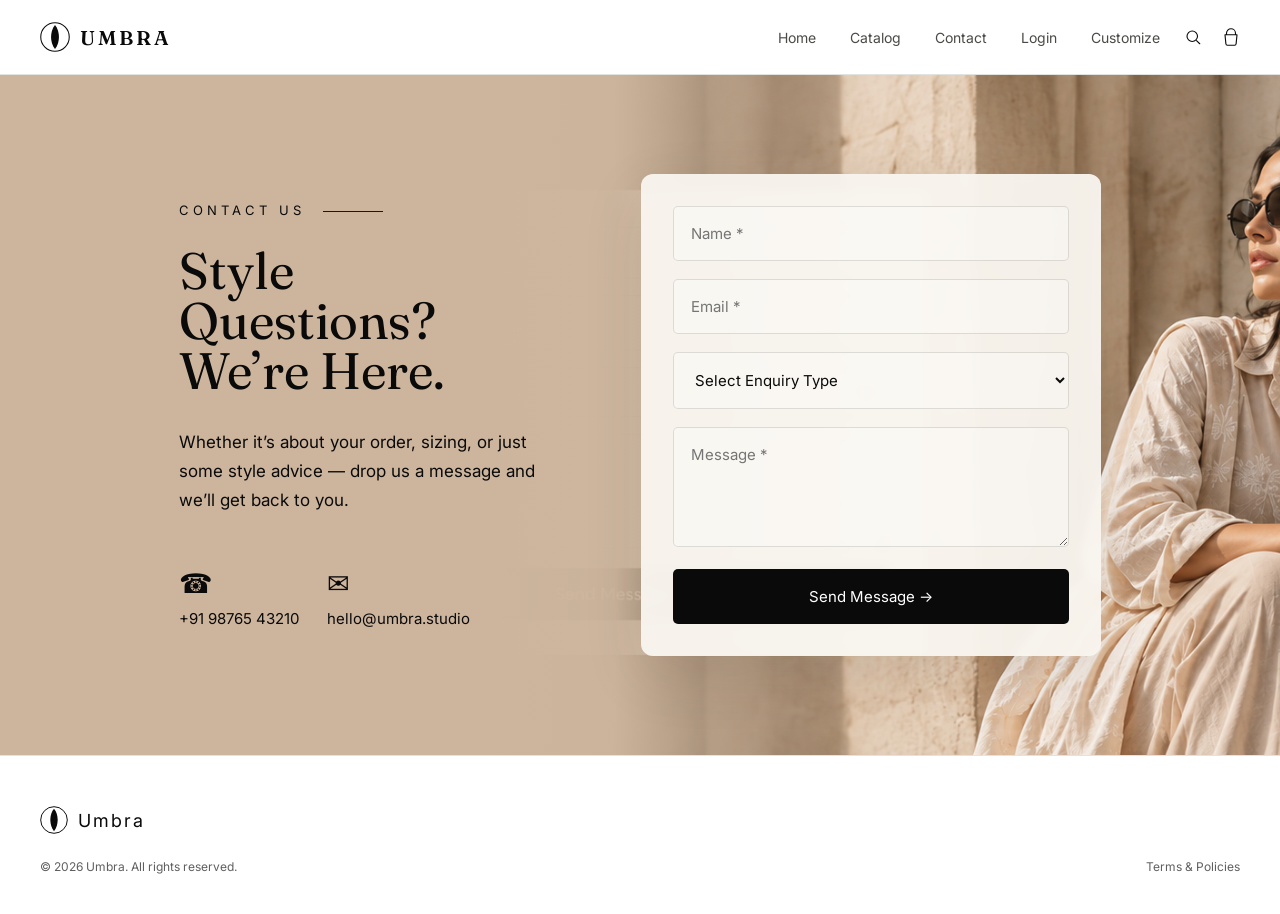
<file: contact.html>
<!DOCTYPE html>
<html lang="en">
<head>
<meta charset="UTF-8">
<meta name="viewport" content="width=device-width, initial-scale=1.0">
<title>UMBRA — Contact Us</title>
<link rel="preconnect" href="https://fonts.googleapis.com">
<link href="https://fonts.googleapis.com/css2?family=Fraunces:ital,opsz,wght@0,9..144,300;0,9..144,400;0,9..144,500;1,9..144,400&family=Inter:wght@400;500;600&display=swap" rel="stylesheet">
<link rel="stylesheet" href="CSS/contact.css">
</head>
<body>

<nav class="nav">
  <div class="brand">
    <svg aria-hidden="true" class="brand-mark" viewBox="0 0 40 40" fill="none" xmlns="http://www.w3.org/2000/svg">
      <circle cx="20" cy="20" r="19" stroke="#0a0a0a" stroke-width="1.4"/>
      <path d="M20 4 C13 12 13 28 20 36 C27 28 27 12 20 4Z" fill="#0a0a0a"/>
    </svg>
    UMBRA
  </div>
  <button class="nav-toggle" id="navToggle" aria-label="Toggle menu">
    <svg aria-hidden="true" viewBox="0 0 24 24" fill="none"><path d="M3 6h18M3 12h18M3 18h18" stroke="#0a0a0a" stroke-width="1.6" stroke-linecap="round"/></svg>
  </button>
  <div class="nav-links" id="navLinks">
    <a href="index.html">Home</a>
    <a href="catalog.html">Catalog</a>
    <a href="contact.html" aria-current="page">Contact</a>
    <a href="login.html">Login</a>
    <a href="customize.html">Customize</a>
  </div>
  <div class="nav-icons">
    <svg aria-label="Search" role="img" viewBox="0 0 24 24" fill="none"><circle cx="11" cy="11" r="7" stroke-width="1.5"/><path d="M21 21l-4.3-4.3" stroke-width="1.5" stroke-linecap="round"/></svg>
    <svg aria-label="Shopping cart" role="img" viewBox="0 0 24 24" fill="none"><path d="M6 9V7a6 6 0 1112 0v2M4 9h16l-1.2 12.1a2 2 0 01-2 1.9H7.2a2 2 0 01-2-1.9L4 9z" stroke-width="1.5" stroke-linejoin="round"/></svg>
  </div>
</nav>



<main class="contact-main">

<section class="contact-hero">

  <div class="contact-overlay"></div>

  <div class="contact-content">

    <div class="contact-info">
      <p class="contact-kicker">CONTACT US</p>

      <h1>
        Style Questions?<br>
        We’re Here.
      </h1>

      <p class="contact-description">
        Whether it’s about your order, sizing,
        or just some style advice — drop us a message
        and we’ll get back to you.
      </p>

      <div class="contact-details">

        <a href="tel:+919876543210" class="contact-detail">
          <span class="detail-icon">☎</span>
          <span>+91 98765 43210</span>
        </a>

        <a href="mailto:hello@umbra.studio" class="contact-detail">
          <span class="detail-icon">✉</span>
          <span>hello@umbra.studio</span>
        </a>

      </div>
    </div>


    <div class="contact-form-card">

      <form
        action="https://formsubmit.co/hello@umbra.studio"
        method="POST"
        id="contactForm"
      >

        <input
          type="hidden"
          name="_subject"
          value="New Enquiry - UMBRA Website"
        >

        <input
          type="hidden"
          name="_template"
          value="table"
        >

        <input
          type="hidden"
          name="_captcha"
          value="false"
        >

        <input
          type="hidden"
          name="_next"
          value="https://anshikapandey-small.github.io/Template/contact.html"
        >

        <div class="form-group">
          <input
            type="text"
            name="name"
            placeholder="Name *"
            required
          >
        </div>

        <div class="form-group">
          <input
            type="email"
            name="email"
            placeholder="Email *"
            required
          >
        </div>

        <div class="form-group">
          <select name="enquiry" required>
            <option value="" disabled selected>
              Select Enquiry Type
            </option>
            <option value="Order">Order</option>
            <option value="Sizing">Sizing</option>
            <option value="Custom Design">Custom Design</option>
            <option value="Product">Product Enquiry</option>
            <option value="Other">Other</option>
          </select>
        </div>

        <div class="form-group">
          <textarea
            name="message"
            placeholder="Message *"
            required
          ></textarea>
        </div>

        <button type="submit" id="sendButton">
          Send Message →
        </button>

      </form>

    </div>

  </div>

</section>

</main>

<footer>
  <div class="foot-mark">
    <svg aria-hidden="true" viewBox="0 0 40 40" fill="none"><circle cx="20" cy="20" r="19" stroke="#0a0a0a" stroke-width="1.4"/><path d="M20 4 C13 12 13 28 20 36 C27 28 27 12 20 4Z" fill="#0a0a0a"/></svg>
    <span>Umbra</span>
  </div>
  <div class="foot-bottom">
    <span>© 2026 Umbra. All rights reserved.</span>
    <span>Terms &amp; Policies</span>
  </div>
</footer>

<script src="JS/contact.js"></script>
</body>
</html>
</file>
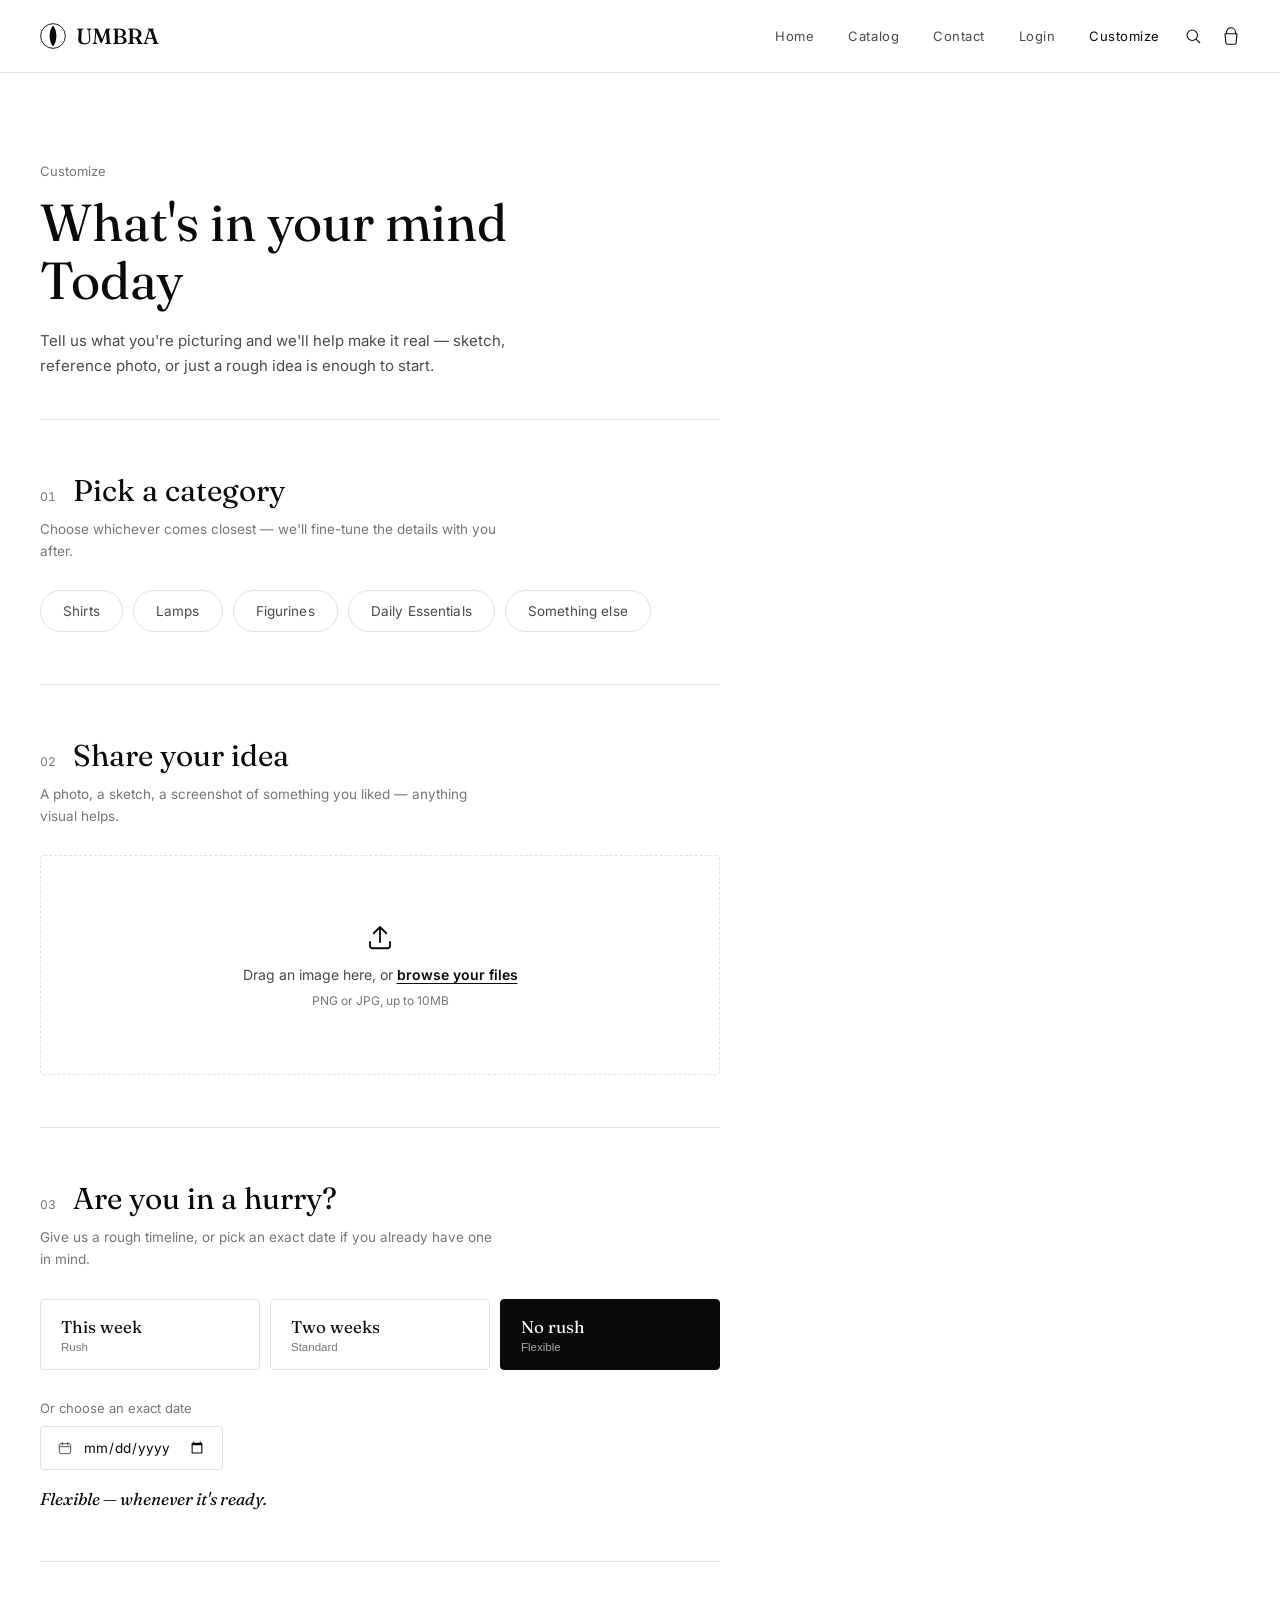
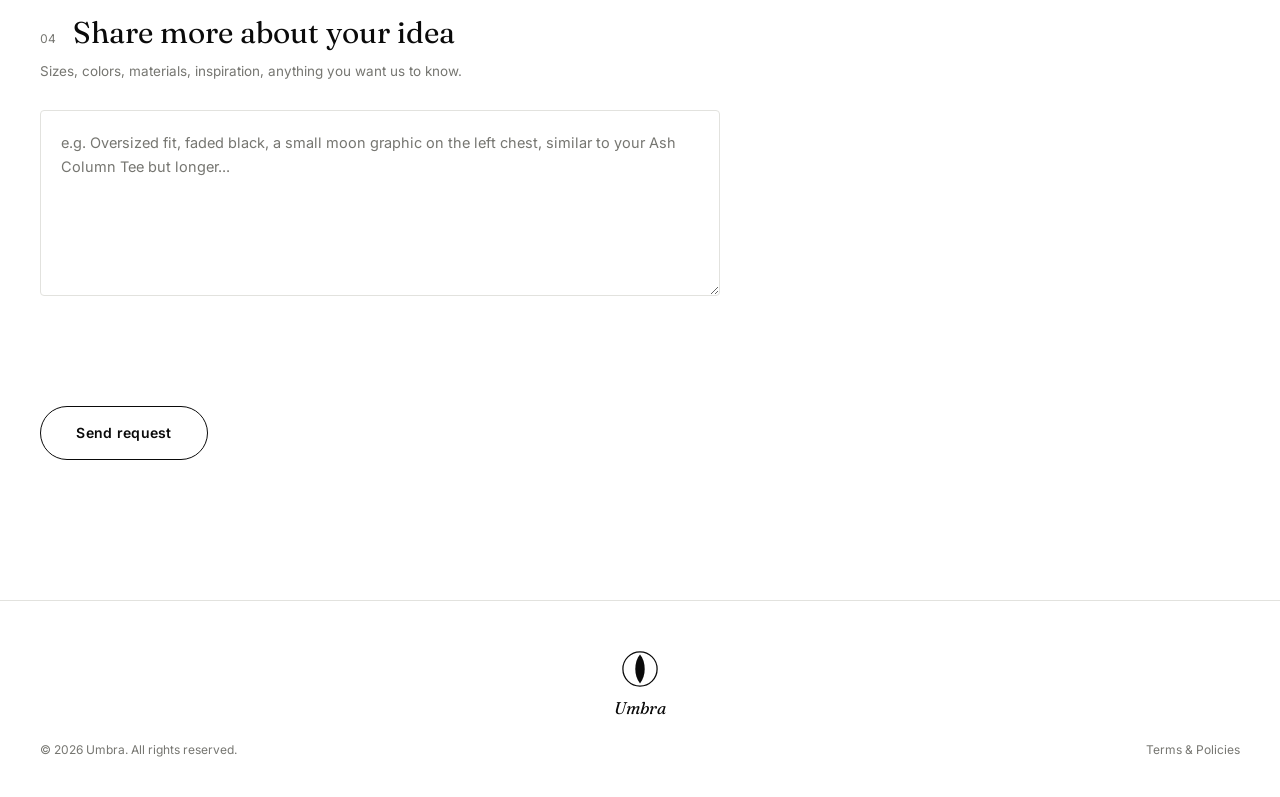
<file: customize.html>
<!DOCTYPE html>
<html lang="en">
<head>
<meta charset="UTF-8">
<meta name="viewport" content="width=device-width, initial-scale=1.0">
<title>UMBRA — Customize</title>
<link rel="preconnect" href="https://fonts.googleapis.com">
<link href="https://fonts.googleapis.com/css2?family=Fraunces:ital,opsz,wght@0,9..144,300;0,9..144,400;0,9..144,500;1,9..144,400&family=Inter:wght@400;500;600&display=swap" rel="stylesheet">
<link rel="stylesheet" href="CSS/customize.css">
</head>
<body>

<nav class="nav">
  <div class="brand">
    <svg aria-hidden="true" class="brand-mark" viewBox="0 0 40 40" fill="none" xmlns="http://www.w3.org/2000/svg">
      <circle cx="20" cy="20" r="19" stroke="#0a0a0a" stroke-width="1.4"/>
      <path d="M20 4 C13 12 13 28 20 36 C27 28 27 12 20 4Z" fill="#0a0a0a"/>
    </svg>
    UMBRA
  </div>
  <button class="nav-toggle" id="navToggle" aria-label="Toggle menu">
    <svg aria-hidden="true" viewBox="0 0 24 24" fill="none"><path d="M3 6h18M3 12h18M3 18h18" stroke="#0a0a0a" stroke-width="1.6" stroke-linecap="round"/></svg>
  </button>
  <div class="nav-links" id="navLinks">
    <a href="catalog.html#top">Home</a>
    <a href="catalog.html#catalog">Catalog</a>
    <a href="contact.html">Contact</a>
    <a href="login.html">Login</a>
    <a href="customize.html" aria-current="page">Customize</a>
  </div>
  <div class="nav-icons">
    <svg aria-label="Search" role="img" viewBox="0 0 24 24" fill="none"><circle cx="11" cy="11" r="7" stroke-width="1.5"/><path d="M21 21l-4.3-4.3" stroke-width="1.5" stroke-linecap="round"/></svg>
    <svg aria-label="Shopping cart" role="img" viewBox="0 0 24 24" fill="none"><path d="M6 9V7a6 6 0 1112 0v2M4 9h16l-1.2 12.1a2 2 0 01-2 1.9H7.2a2 2 0 01-2-1.9L4 9z" stroke-width="1.5" stroke-linejoin="round"/></svg>
  </div>
</nav>

<header class="cz-intro">
  <p class="cz-kicker">Customize</p>
  <h1>What's in your mind Today</h1>
  <p class="cz-lede">Tell us what you're picturing and we'll help make it real — sketch, reference photo, or just a rough idea is enough to start.</p>
</header>

<main class="cz-form-wrap">
  <form class="cz-form" id="czForm" novalidate>

    <!-- 01 — CATEGORY -->
    <section class="cz-step">
      <div class="cz-step-head">
        <span class="cz-step-index">01</span>
        <h2 class="cz-step-title">Pick a category</h2>
      </div>
      <p class="cz-step-hint">Choose whichever comes closest — we'll fine-tune the details with you after.</p>
      <div class="cz-pills" id="categoryPills" role="group" aria-label="Product category">
        <button type="button" class="cz-pill" data-category="shirts">Shirts</button>
        <button type="button" class="cz-pill" data-category="lamps">Lamps</button>
        <button type="button" class="cz-pill" data-category="figurines">Figurines</button>
        <button type="button" class="cz-pill" data-category="dwe">Daily Essentials</button>
        <button type="button" class="cz-pill" data-category="other">Something else</button>
      </div>
      <input type="hidden" name="category" id="categoryInput">
    </section>

    <!-- 02 — SHARE YOUR IDEA -->
    <section class="cz-step">
      <div class="cz-step-head">
        <span class="cz-step-index">02</span>
        <h2 class="cz-step-title">Share your idea</h2>
      </div>
      <p class="cz-step-hint">A photo, a sketch, a screenshot of something you liked — anything visual helps.</p>

      <div class="upload-zone" id="uploadZone" tabindex="0" role="button" aria-label="Upload an image of your idea">
        <input type="file" id="fileInput" name="ideaImage" accept="image/*" hidden>

        <div class="upload-empty" id="uploadEmpty">
          <svg aria-hidden="true" viewBox="0 0 24 24" fill="none" class="upload-icon"><path d="M12 16V4M12 4l-5 5M12 4l5 5" stroke-width="1.5" stroke-linecap="round" stroke-linejoin="round"/><path d="M4 16v3a2 2 0 002 2h12a2 2 0 002-2v-3" stroke-width="1.5" stroke-linecap="round" stroke-linejoin="round"/></svg>
          <p>Drag an image here, or <span class="upload-browse">browse your files</span></p>
          <span class="upload-hint">PNG or JPG, up to 10MB</span>
        </div>

        <div class="upload-preview hide" id="uploadPreview">
          <img id="previewImg" alt="Your uploaded idea">
          <div class="upload-preview-info">
            <span id="previewName">image.jpg</span>
            <button type="button" class="upload-remove" id="uploadRemove">Remove</button>
          </div>
        </div>
      </div>
    </section>

    <!-- 03 — ARE YOU IN A HURRY -->
    <section class="cz-step">
      <div class="cz-step-head">
        <span class="cz-step-index">03</span>
        <h2 class="cz-step-title">Are you in a hurry?</h2>
      </div>
      <p class="cz-step-hint">Give us a rough timeline, or pick an exact date if you already have one in mind.</p>

      <div class="hurry-track" id="hurryTrack">
        <button type="button" class="hurry-pill" data-days="7">
          <span class="hurry-pill-label">This week</span>
          <span class="hurry-pill-sub">Rush</span>
        </button>
        <button type="button" class="hurry-pill" data-days="14">
          <span class="hurry-pill-label">Two weeks</span>
          <span class="hurry-pill-sub">Standard</span>
        </button>
        <button type="button" class="hurry-pill is-active" data-days="0">
          <span class="hurry-pill-label">No rush</span>
          <span class="hurry-pill-sub">Flexible</span>
        </button>
      </div>

      <div class="hurry-date-row">
        <label for="dueDate">Or choose an exact date</label>
        <div class="hurry-date-field">
          <svg aria-hidden="true" viewBox="0 0 24 24" fill="none"><rect x="3.5" y="5.5" width="17" height="15" rx="2.5" stroke-width="1.4"/><path d="M8 3.5v4M16 3.5v4M3.5 10h17" stroke-width="1.4" stroke-linecap="round"/></svg>
          <input type="date" id="dueDate" name="dueDate">
        </div>
      </div>

      <p class="hurry-readout" id="hurryReadout">Flexible — whenever it's ready.</p>
    </section>

    <!-- 04 — DESCRIPTION -->
    <section class="cz-step">
      <div class="cz-step-head">
        <span class="cz-step-index">04</span>
        <h2 class="cz-step-title">Share more about your idea</h2>
      </div>
      <p class="cz-step-hint">Sizes, colors, materials, inspiration, anything you want us to know.</p>
      <textarea class="cz-textarea" id="ideaDetails" name="details" rows="6" placeholder="e.g. Oversized fit, faded black, a small moon graphic on the left chest, similar to your Ash Column Tee but longer..."></textarea>
    </section>

    <!-- SEND -->
    <div class="cz-submit-row">
      <button type="submit" class="send-btn" id="sendBtn">
        <span class="send-label">Send request</span>
        <span class="send-icon" aria-hidden="true">
  <svg aria-hidden="true" viewBox="0 0 24 24" fill="currentColor" stroke="none"><path d="M21.5 2.5L2 10.9c-.6.26-.55 1.13.07 1.32l6.9 2.1 2.1 6.9c.19.62 1.06.67 1.32.07l8.4-19.5c.24-.55-.31-1.1-.86-.86l.57-.9-.57.9z"/><path d="M8.97 14.32L21.5 2.5l-9.9 15.15-.13-.4-2.5-2.93z" opacity="0.55"/></svg>
</span>
      </button>
      <p class="send-confirm" id="sendConfirm" aria-live="polite"></p>
    </div>

  </form>
</main>

<footer>
  <div class="foot-mark">
    <svg aria-hidden="true" viewBox="0 0 40 40" fill="none"><circle cx="20" cy="20" r="19" stroke="#0a0a0a" stroke-width="1.4"/><path d="M20 4 C13 12 13 28 20 36 C27 28 27 12 20 4Z" fill="#0a0a0a"/></svg>
    <span>Umbra</span>
  </div>
  <div class="foot-bottom">
    <span>© 2026 Umbra. All rights reserved.</span>
    <span>Terms &amp; Policies</span>
  </div>
</footer>

<script src="JS/customize.js"></script>
</body>
</html>
</file>
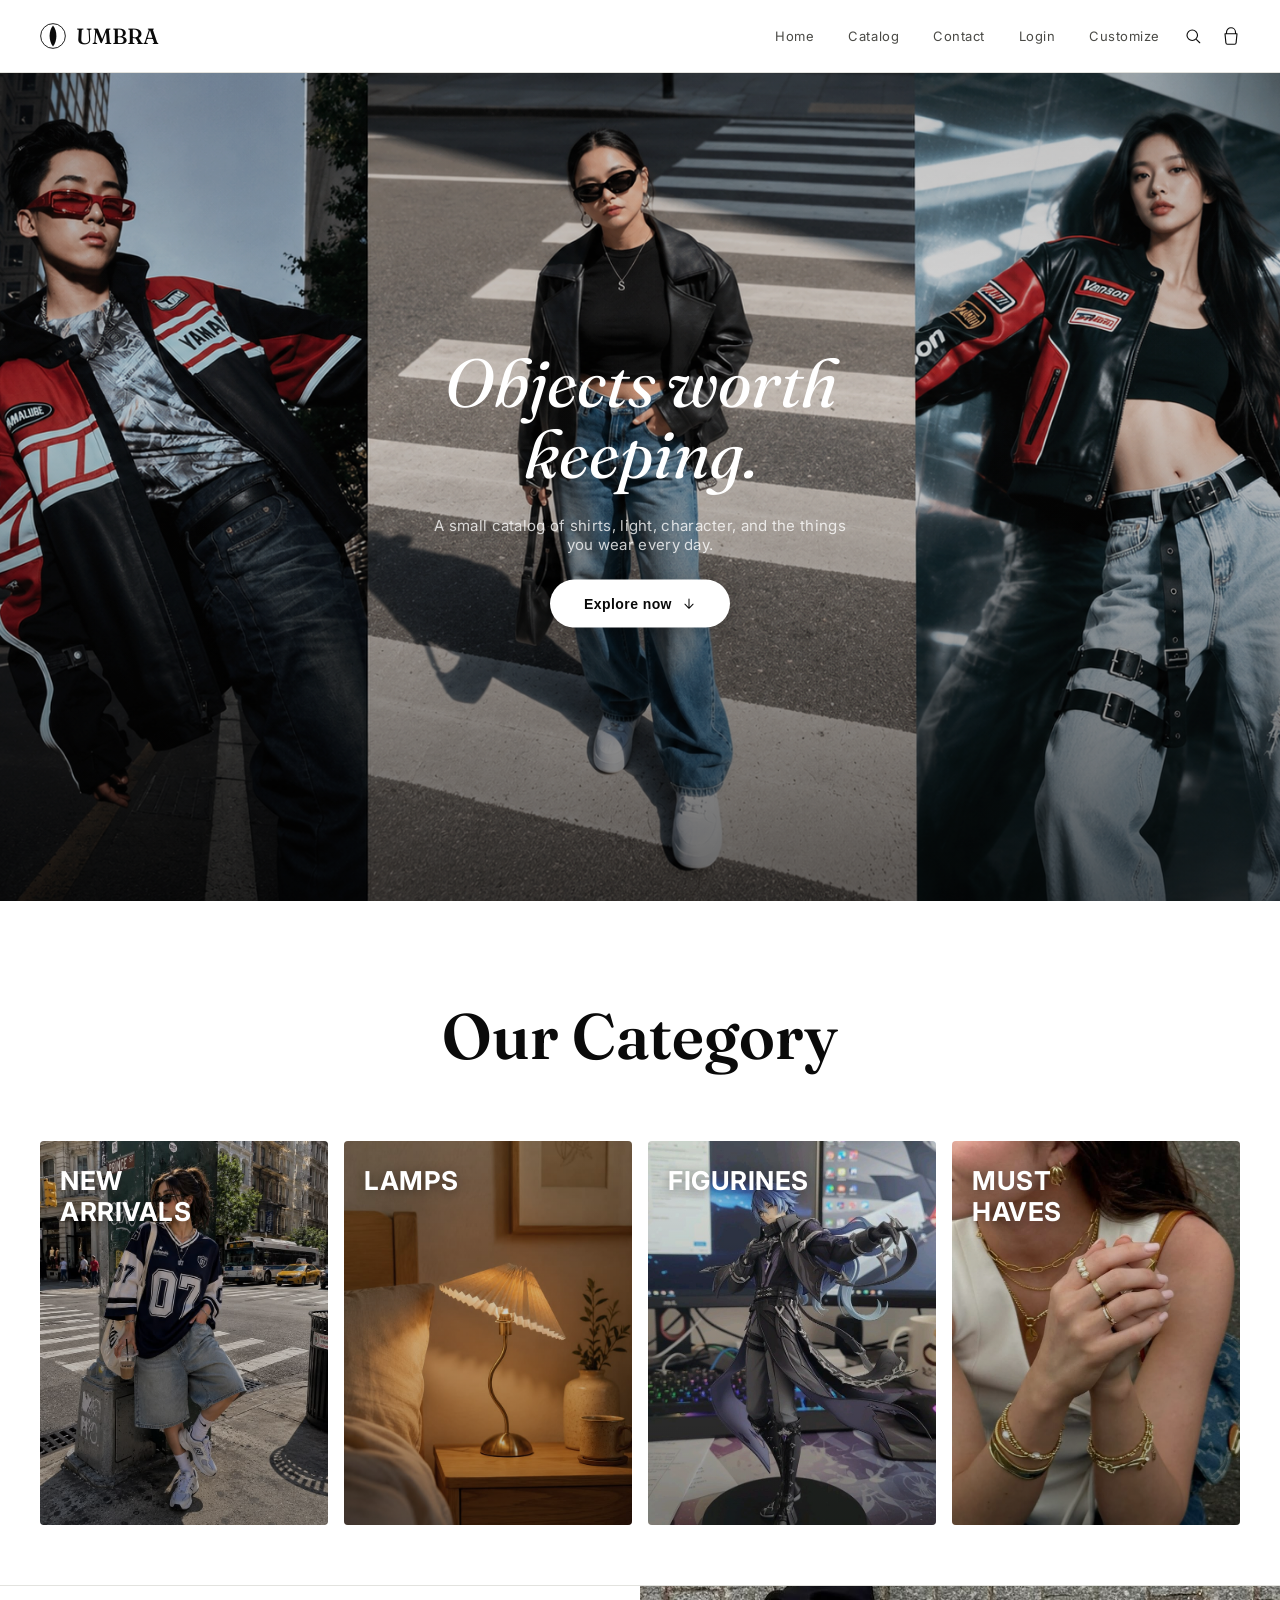
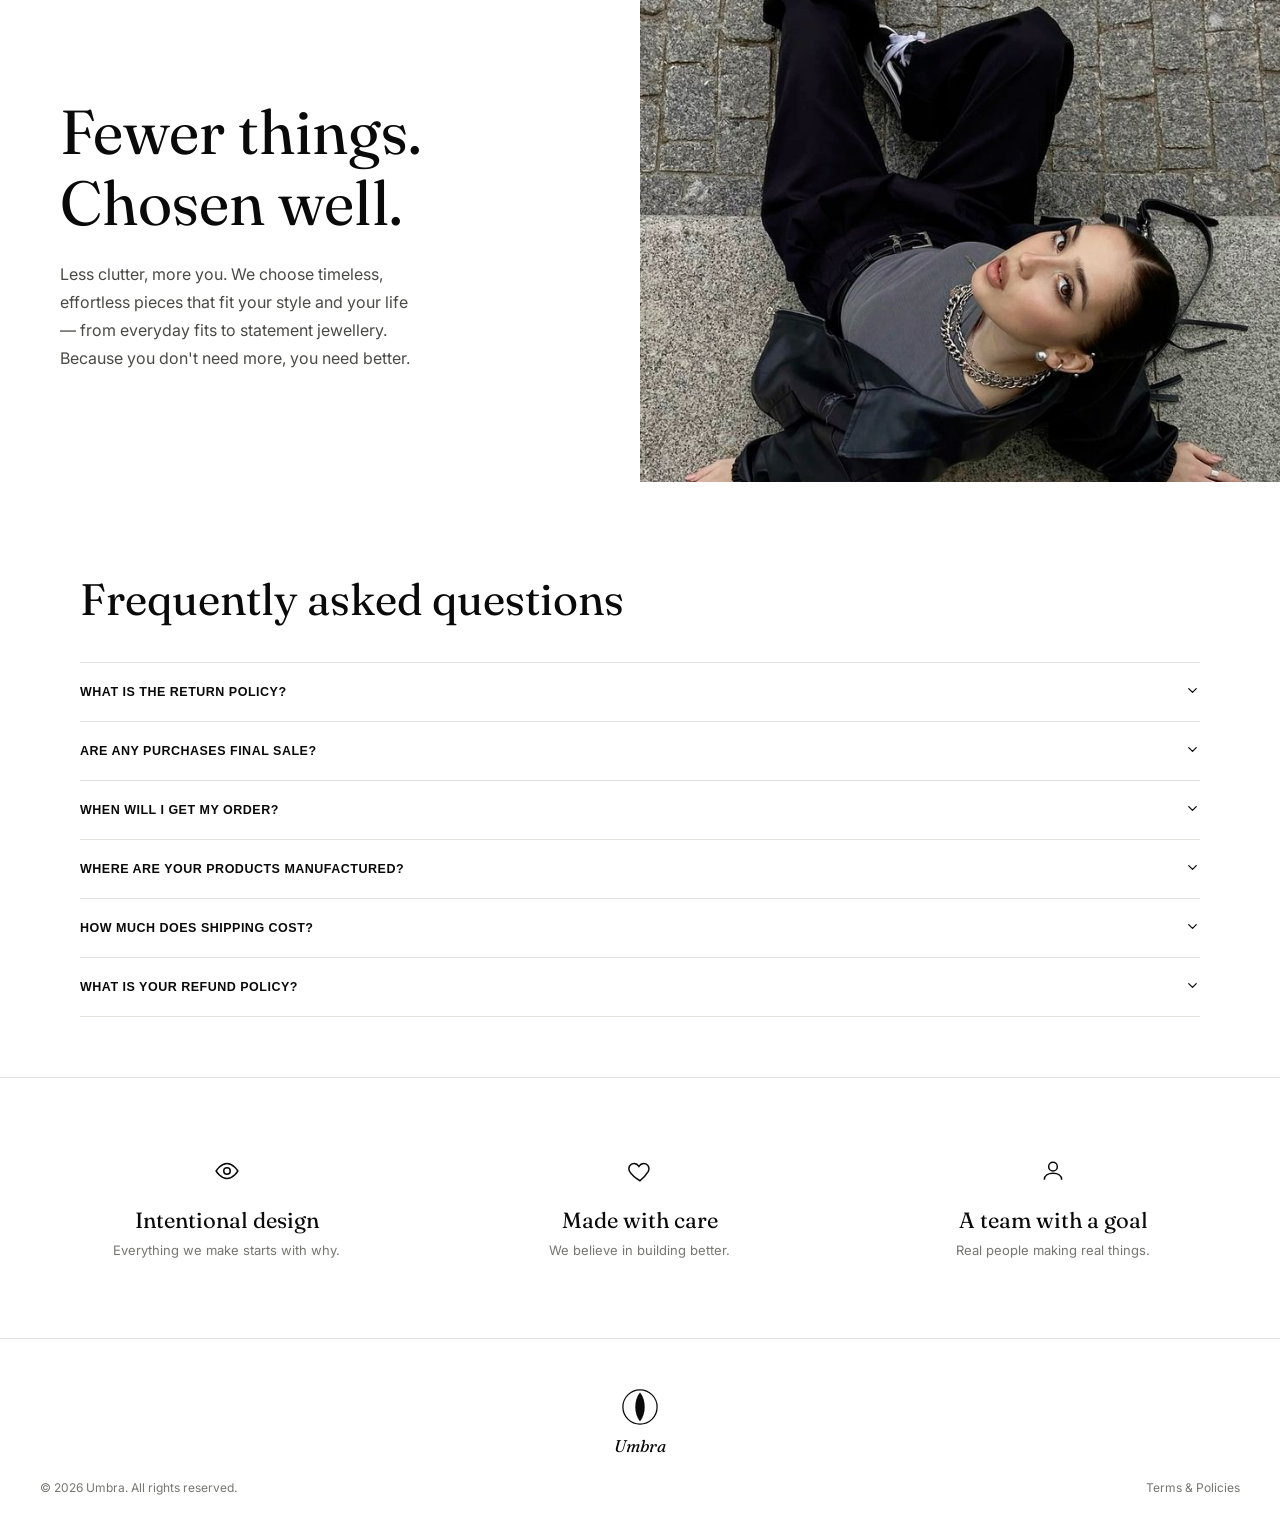
<file: homepage.html>
<!DOCTYPE html>
<html lang="en">
<head>
<meta charset="UTF-8">
<meta name="viewport" content="width=device-width, initial-scale=1.0">
<title>UMBRA — Catalog</title>
<link rel="preconnect" href="https://fonts.googleapis.com">
<link href="https://fonts.googleapis.com/css2?family=Fraunces:ital,opsz,wght@0,9..144,300;0,9..144,400;0,9..144,500;1,9..144,400&family=Inter:wght@400;500;600&display=swap" rel="stylesheet">
<link rel="stylesheet" href="CSS/homepage.css">
</head>
<body>

<nav class="nav">
  <div class="brand">
    <svg aria-hidden="true" class="brand-mark" viewBox="0 0 40 40" fill="none" xmlns="http://www.w3.org/2000/svg">
      <circle cx="20" cy="20" r="19" stroke="#0a0a0a" stroke-width="1.4"/>
      <path d="M20 4 C13 12 13 28 20 36 C27 28 27 12 20 4Z" fill="#0a0a0a"/>
    </svg>
    UMBRA
  </div>
  <button class="nav-toggle" id="navToggle" aria-label="Toggle menu">
    <svg aria-hidden="true" viewBox="0 0 24 24" fill="none"><path d="M3 6h18M3 12h18M3 18h18" stroke="#0a0a0a" stroke-width="1.6" stroke-linecap="round"/></svg>
  </button>
  <div class="nav-links" id="navLinks">
    <a href="#top">Home</a>
    <a href="#catalog">Catalog</a>
    <a href="#contact">Contact</a>
    <a href="login.html">Login</a>
    <a href="customize.html">Customize</a>
  </div>
  <div class="nav-icons">
    <svg aria-label="Search" role="img" viewBox="0 0 24 24" fill="none"><circle cx="11" cy="11" r="7" stroke-width="1.5"/><path d="M21 21l-4.3-4.3" stroke-width="1.5" stroke-linecap="round"/></svg>
    <svg aria-label="Shopping cart" role="img" viewBox="0 0 24 24" fill="none"><path d="M6 9V7a6 6 0 1112 0v2M4 9h16l-1.2 12.1a2 2 0 01-2 1.9H7.2a2 2 0 01-2-1.9L4 9z" stroke-width="1.5" stroke-linejoin="round"/></svg>
  </div>
</nav>

<div class="hero" id="top">
   <div class="hero-slideshow" id="heroSlideshow">
    <img src="media/images/hero/slide1.png" class="hero-slide active" alt="Umbra studio collection">
    <img src="media/images/hero/slide2.png" class="hero-slide" alt="Umbra objects and apparel">
    <img src="media/images/hero/slide3.png" class="hero-slide" alt="Umbra home objects">
    <img src="media/images/hero/slide4.png" class="hero-slide" alt="Umbra everyday essentials">
  </div>
  <div class="hero-content">
    <div class="hero-eyebrow">Objects worth<br>keeping.</div>
    <p class="hero-sub">A small catalog of shirts, light, character, and the things you wear every day.</p>
    <button class="explore-btn" id="exploreBtn">
      Explore now
      <svg aria-hidden="true" viewBox="0 0 24 24" fill="none"><path d="M12 4v16M5 13l7 7 7-7" stroke="#0a0a0a" stroke-width="1.8" stroke-linecap="round" stroke-linejoin="round"/></svg>
    </button>
  </div>
</div>

<div class="intro">
      <p>Our Category</p>
</div>
<section class="collections">
  <div class="collections-grid">
    <a href="catalog.html#shirts" class="collection-card">
      <img src="media/images/collections/outfit.jpg" alt="New Arrivals">
      <span class="collection-label">New<br>Arrivals</span>
    </a>
    <a href="catalog.html#lamps" class="collection-card">
      <img src="media/images/collections/lamp.jpg" alt="Lamps">
      <span class="collection-label">Lamps</span>
    </a>
    <a href="catalog.html#figurines" class="collection-card">
      <img src="media/images/collections/figurines.jpg" alt="Figurines">
      <span class="collection-label">Figurines</span>
    </a>
    <a href="catalog.html#dwe" class="collection-card">
      <img src="media/images/collections/jewerlly.jpg" alt="Must-Haves">
      <span class="collection-label">Must<br>Haves</span>
    </a>
  </div>
</section>
<section class="value-split">
  <div class="value-text">
    <h2>Fewer things.<br>Chosen well.</h2>
    <p>Less clutter, more you. We choose timeless, effortless pieces that fit your style and your life — from everyday fits to statement jewellery. Because you don't need more, you need better.</p>
  </div>
  <div class="value-image">
    <img src="media/images/hero/anshika.jpg" alt="Umbra founder in the studio">
  </div>
</section>
<section class="faq-section">
  <h2 class="faq-title">Frequently asked questions</h2>

  <div class="faq-list">

    <div class="faq-item">
      <button class="faq-question" aria-expanded="false">
        What is the return policy?
        <span class="faq-chevron"><svg aria-hidden="true" viewBox="0 0 24 24" fill="none"><path d="M6 9l6 6 6-6" stroke-width="2" stroke-linecap="round" stroke-linejoin="round"/></svg></span>
      </button>
      <div class="faq-answer">
        <p>We accept returns within 7 days of delivery, provided the item is unused and in its original packaging. Refunds are processed within 5–7 business days of us receiving the return.</p>
      </div>
    </div>

    <div class="faq-item">
      <button class="faq-question" aria-expanded="false">
        Are any purchases final sale?
        <span class="faq-chevron"><svg aria-hidden="true" viewBox="0 0 24 24" fill="none"><path d="M6 9l6 6 6-6" stroke-width="2" stroke-linecap="round" stroke-linejoin="round"/></svg></span>
      </button>
      <div class="faq-answer">
        <p>We are unable to accept returns on certain items. These will be carefully marked before purchase.</p>
      </div>
    </div>

    <div class="faq-item">
      <button class="faq-question" aria-expanded="false">
        When will I get my order?
        <span class="faq-chevron"><svg aria-hidden="true" viewBox="0 0 24 24" fill="none"><path d="M6 9l6 6 6-6" stroke-width="2" stroke-linecap="round" stroke-linejoin="round"/></svg></span>
      </button>
      <div class="faq-answer">
        <p>We work quickly to ship your order as soon as possible. Once your order has shipped, you'll receive an email with tracking details. Delivery times vary depending on your location.</p>
      </div>
    </div>

    <div class="faq-item">
      <button class="faq-question" aria-expanded="false">
        Where are your products manufactured?
        <span class="faq-chevron"><svg aria-hidden="true" viewBox="0 0 24 24" fill="none"><path d="M6 9l6 6 6-6" stroke-width="2" stroke-linecap="round" stroke-linejoin="round"/></svg></span>
      </button>
      <div class="faq-answer">
        <p>Our products are manufactured in Mumbai, Vasai. We carefully select our manufacturing partners to ensure high quality and fair value.</p>
      </div>
    </div>

    <div class="faq-item">
      <button class="faq-question" aria-expanded="false">
        How much does shipping cost?
        <span class="faq-chevron"><svg aria-hidden="true" viewBox="0 0 24 24" fill="none"><path d="M6 9l6 6 6-6" stroke-width="2" stroke-linecap="round" stroke-linejoin="round"/></svg></span>
      </button>
      <div class="faq-answer">
        <p>Shipping is calculated based on your location and the items in your order. You'll always know the shipping price before you purchase.</p>
      </div>
    </div>

    <div class="faq-item">
      <button class="faq-question" aria-expanded="false">
        What is your refund policy?
        <span class="faq-chevron"><svg aria-hidden="true" viewBox="0 0 24 24" fill="none"><path d="M6 9l6 6 6-6" stroke-width="2" stroke-linecap="round" stroke-linejoin="round"/></svg></span>
      </button>
      <div class="faq-answer">
        <!-- Placeholder — replace with your actual refund policy wording -->
        <p>Once your return is received and inspected, we'll notify you of the approval status. Approved refunds are credited to your original payment method within 5–7 business days. Shipping charges, if any, are non-refundable.</p>
      </div>
    </div>

  </div>
</section>
<div class="features">
  <div class="feature"> 
    <svg aria-hidden="true" viewBox="0 0 24 24" fill="none"><path d="M2 12s4-7 10-7 10 7 10 7-4 7-10 7-10-7-10-7z" stroke-width="1.4"/><circle cx="12" cy="12" r="3" stroke-width="1.4"/></svg>
    <h3>Intentional design</h3>
    <p>Everything we make starts with why.</p>
  </div>
  <div class="feature">
    <svg aria-hidden="true" viewBox="0 0 24 24" fill="none"><path d="M12 21s-7-4.35-9.5-8.5C.5 8.5 3 5 6.5 5c2 0 3.5 1.2 4.5 2.8C12 6.2 13.5 5 15.5 5 19 5 21.5 8.5 19.5 12.5 17 16.65 12 21 12 21z" stroke-width="1.4"/></svg>
    <h3>Made with care</h3>
    <p>We believe in building better.</p>
  </div>
  <div class="feature" id="contact">
    <svg aria-hidden="true" viewBox="0 0 24 24" fill="none"><circle cx="12" cy="8" r="4" stroke-width="1.4"/><path d="M4 20c0-4 3.5-6 8-6s8 2 8 6" stroke-width="1.4"/></svg>
    <h3>A team with a goal</h3>
    <p>Real people making real things.</p>
  </div>
</div>

<footer>
  <div class="foot-mark">
    <svg aria-hidden="true" viewBox="0 0 40 40" fill="none"><circle cx="20" cy="20" r="19" stroke="#0a0a0a" stroke-width="1.4"/><path d="M20 4 C13 12 13 28 20 36 C27 28 27 12 20 4Z" fill="#0a0a0a"/></svg>
    <span>Umbra</span>
  </div>
  <div class="foot-bottom">
    <span>© 2026 Umbra. All rights reserved.</span>
    <span>Terms &amp; Policies</span>
  </div>
</footer>

<script src="JS/catalog.js"></script>
</body>
</html>
</file>
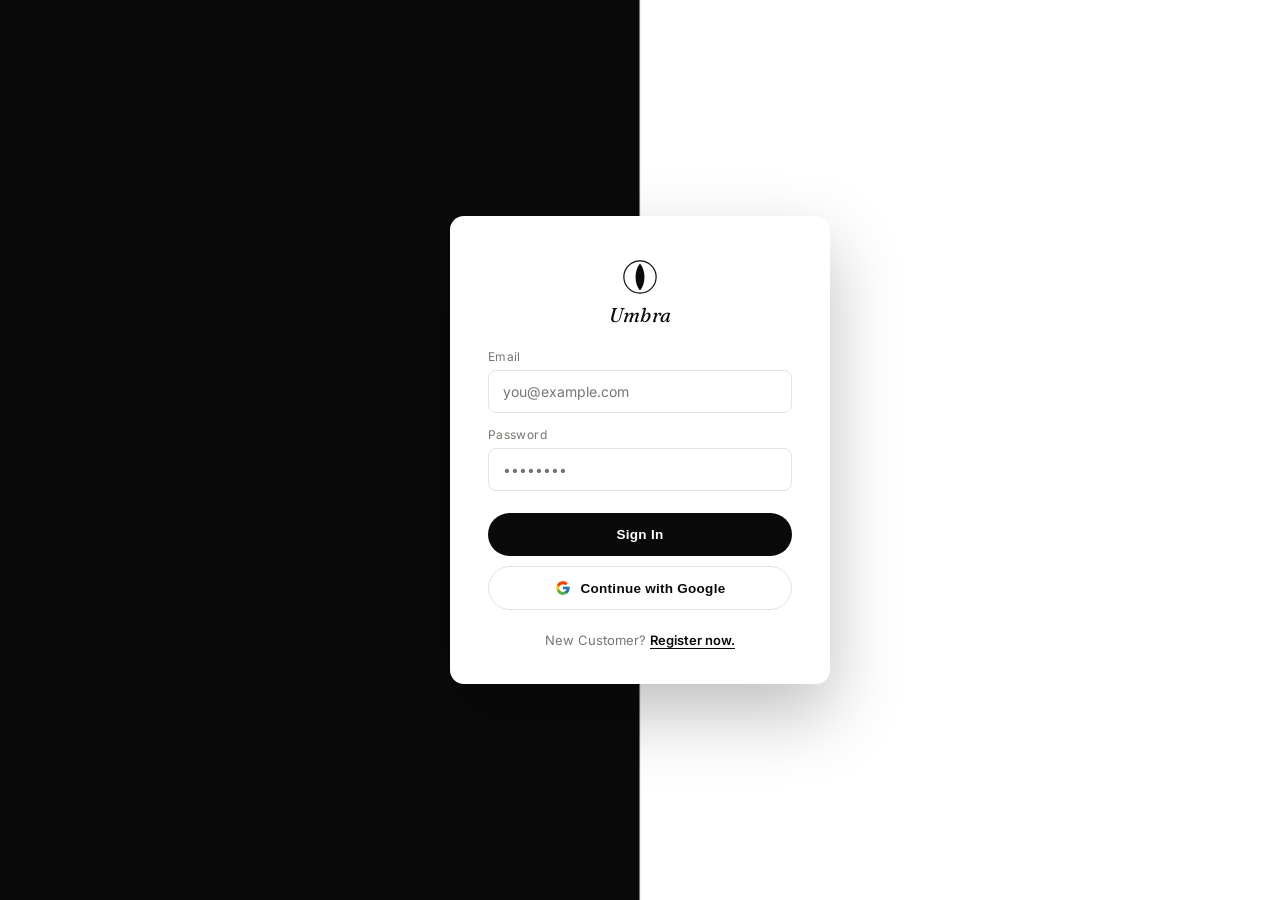
<file: login.html>
<!DOCTYPE html>
<html lang="en">
<head>
<meta charset="UTF-8">
<meta name="viewport" content="width=device-width, initial-scale=1.0">
<title>UMBRA — Sign In</title>
<link rel="preconnect" href="https://fonts.googleapis.com">
<link href="https://fonts.googleapis.com/css2?family=Fraunces:ital,opsz,wght@0,9..144,400;1,9..144,400&family=Inter:wght@400;500;600&display=swap" rel="stylesheet">
<link rel="stylesheet" href="CSS/login.css">
</head>
<body>

<div class="stage" id="stage">
  <div class="half half-left"></div>
  <div class="half half-right"></div>
  <div class="divider"></div>

  <!-- Shopify note: replace this <form> action/method with
       {{ routes.account_login_url }} and method="post" when converting to Liquid.
       Field names below intentionally match Shopify's expected "customer[email]"
       and "customer[password]" naming for a drop-in swap later. -->
  <form class="login-box" id="loginBox">
    <div class="login-logo">
      <svg aria-hidden="true" viewBox="0 0 40 40" fill="none" xmlns="http://www.w3.org/2000/svg">
        <circle cx="20" cy="20" r="19" stroke="#0a0a0a" stroke-width="1.4"/>
        <path d="M20 4 C13 12 13 28 20 36 C27 28 27 12 20 4Z" fill="#0a0a0a"/>
      </svg>
      <span>Umbra</span>
    </div>

    <div class="login-fields">
      <div class="field">
        <label for="email">Email</label>
        <input type="email" id="email" name="customer[email]" placeholder="you@example.com" required>
      </div>
      <div class="field">
        <label for="password">Password</label>
        <input type="password" id="password" name="customer[password]" placeholder="••••••••" required>
      </div>
    </div>

    <div class="login-actions">
      <button type="submit" class="btn btn-primary">Sign In</button>
      <button type="button" class="btn btn-google">
        <svg aria-hidden="true" viewBox="0 0 48 48"><path fill="#FFC107" d="M43.6 20.5H42V20H24v8h11.3C33.9 32.6 29.4 36 24 36c-6.6 0-12-5.4-12-12s5.4-12 12-12c3.1 0 5.9 1.2 8 3.1l5.7-5.7C34.6 6.1 29.6 4 24 4 12.9 4 4 12.9 4 24s8.9 20 20 20 20-8.9 20-20c0-1.2-.1-2.4-.4-3.5z"/><path fill="#FF3D00" d="M6.3 14.7l6.6 4.8C14.6 15.9 19 13 24 13c3.1 0 5.9 1.2 8 3.1l5.7-5.7C34.6 6.1 29.6 4 24 4 16.3 4 9.7 8.3 6.3 14.7z"/><path fill="#4CAF50" d="M24 44c5.4 0 10.3-2 14-5.4l-6.5-5.5C29.4 34.7 26.8 36 24 36c-5.3 0-9.8-3.4-11.4-8.1l-6.5 5C9.6 39.6 16.2 44 24 44z"/><path fill="#1976D2" d="M43.6 20.5H42V20H24v8h11.3c-1 3-3.1 5.5-5.8 7.1l6.5 5.5C39.8 37.4 44 31.5 44 24c0-1.2-.1-2.4-.4-3.5z"/></svg>
        Continue with Google
      </button>
    </div>

    <p class="login-footer">New Customer? <a href="signup.html">Register now.</a></p>
  </form>
</div>

<script src="JS/login.js"></script>
</body>
</html>
</file>
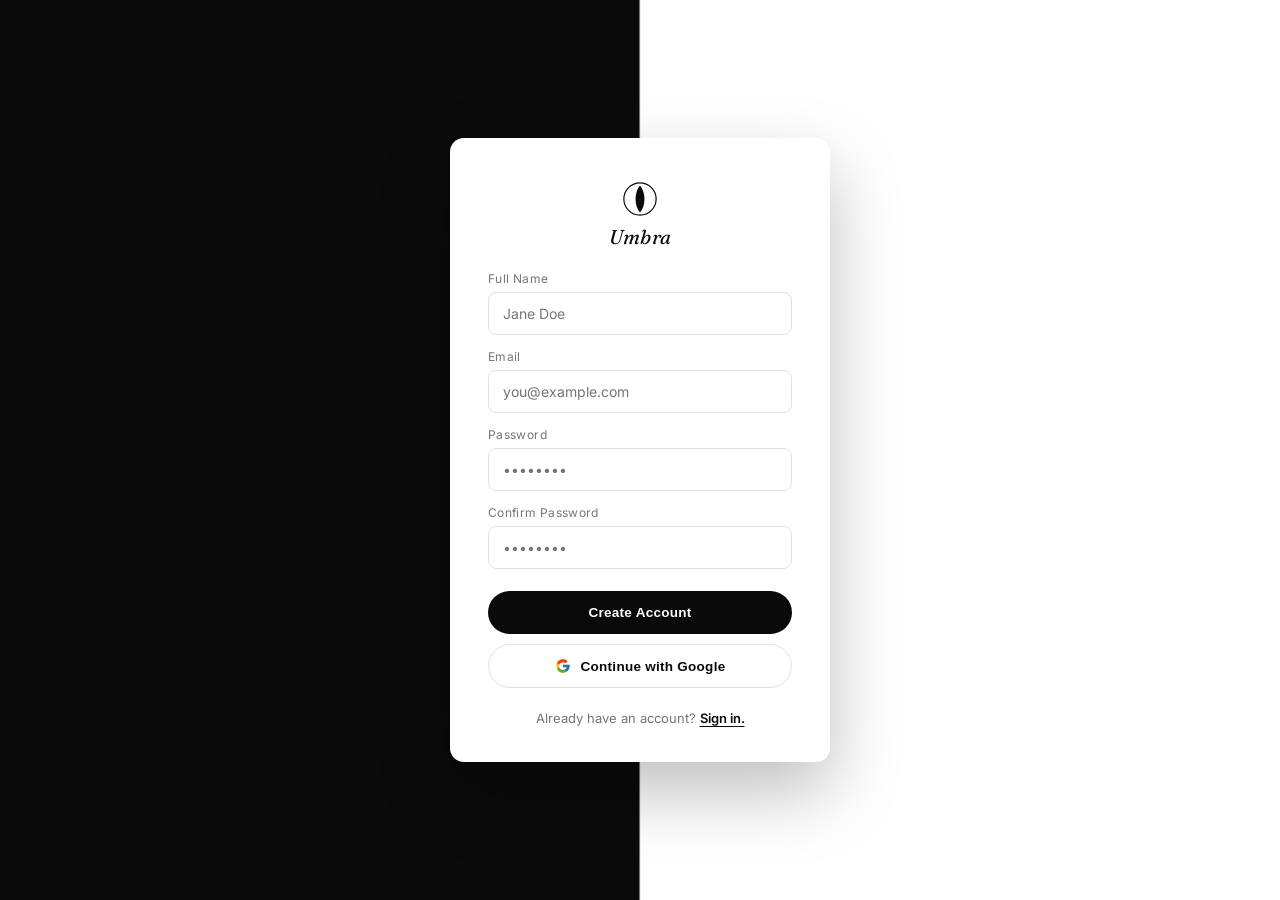
<file: signup.html>
<!DOCTYPE html>
<html lang="en">
<head>
<meta charset="UTF-8">
<meta name="viewport" content="width=device-width, initial-scale=1.0">
<title>UMBRA — Sign Up</title>
<link rel="preconnect" href="https://fonts.googleapis.com">
<link href="https://fonts.googleapis.com/css2?family=Fraunces:ital,opsz,wght@0,9..144,400;1,9..144,400&family=Inter:wght@400;500;600&display=swap" rel="stylesheet">
<link rel="stylesheet" href="CSS/login.css">
</head>
<body>

<div class="stage" id="stage">
  <div class="half half-left"></div>
  <div class="half half-right"></div>
  <div class="divider"></div>

  <!-- Shopify note: replace this <form> action/method with
       {{ routes.account_register_url }} and method="post" when converting to Liquid.
       Field names below intentionally match Shopify's expected
       "customer[first_name]", "customer[email]", "customer[password]" and
       "customer[password_confirmation]" naming for a drop-in swap later. -->
  <form class="login-box" id="loginBox">
    <div class="login-logo">
      <svg aria-hidden="true" viewBox="0 0 40 40" fill="none" xmlns="http://www.w3.org/2000/svg">
        <circle cx="20" cy="20" r="19" stroke="#0a0a0a" stroke-width="1.4"/>
        <path d="M20 4 C13 12 13 28 20 36 C27 28 27 12 20 4Z" fill="#0a0a0a"/>
      </svg>
      <span>Umbra</span>
    </div>

    <div class="login-fields">
      <div class="field">
        <label for="fullname">Full Name</label>
        <input type="text" id="fullname" name="customer[first_name]" placeholder="Jane Doe" required>
      </div>
      <div class="field">
        <label for="email">Email</label>
        <input type="email" id="email" name="customer[email]" placeholder="you@example.com" required>
      </div>
      <div class="field">
        <label for="password">Password</label>
        <input type="password" id="password" name="customer[password]" placeholder="••••••••" required>
      </div>
      <div class="field">
        <label for="confirm-password">Confirm Password</label>
        <input type="password" id="confirm-password" name="customer[password_confirmation]" placeholder="••••••••" required>
      </div>
    </div>

    <div class="login-actions">
      <button type="submit" class="btn btn-primary">Create Account</button>
      <button type="button" class="btn btn-google">
        <svg aria-hidden="true" viewBox="0 0 48 48"><path fill="#FFC107" d="M43.6 20.5H42V20H24v8h11.3C33.9 32.6 29.4 36 24 36c-6.6 0-12-5.4-12-12s5.4-12 12-12c3.1 0 5.9 1.2 8 3.1l5.7-5.7C34.6 6.1 29.6 4 24 4 12.9 4 4 12.9 4 24s8.9 20 20 20 20-8.9 20-20c0-1.2-.1-2.4-.4-3.5z"/><path fill="#FF3D00" d="M6.3 14.7l6.6 4.8C14.6 15.9 19 13 24 13c3.1 0 5.9 1.2 8 3.1l5.7-5.7C34.6 6.1 29.6 4 24 4 16.3 4 9.7 8.3 6.3 14.7z"/><path fill="#4CAF50" d="M24 44c5.4 0 10.3-2 14-5.4l-6.5-5.5C29.4 34.7 26.8 36 24 36c-5.3 0-9.8-3.4-11.4-8.1l-6.5 5C9.6 39.6 16.2 44 24 44z"/><path fill="#1976D2" d="M43.6 20.5H42V20H24v8h11.3c-1 3-3.1 5.5-5.8 7.1l6.5 5.5C39.8 37.4 44 31.5 44 24c0-1.2-.1-2.4-.4-3.5z"/></svg>
        Continue with Google
      </button>
    </div>

    <p class="login-footer">Already have an account? <a href="login.html">Sign in.</a></p>
  </form>
</div>

<script src="JS/login.js"></script>
</body>
</html>
</file>
<file: CSS/homepage.css>
:root {
  --ink: #0a0a0a;
  --paper: #ffffff;
  --line: #e2e2de;
  --grey: #767671;
  --grey-dark: #4a4a46;
}

* {
  margin: 0;
  padding: 0;
  box-sizing: border-box;
}
html {
  scroll-behavior: smooth;
}
body {
  background: var(--paper);
  color: var(--ink);
  font-family: "Inter", sans-serif;
  -webkit-font-smoothing: antialiased;
}
a {
  color: inherit;
  text-decoration: none;
}
img {
  display: block;
  max-width: 100%;
}

/* ---------- NAV ---------- */
.nav {
  position: sticky;
  top: 0;
  z-index: 50;
  display: flex;
  align-items: center;
  justify-content: space-between;
  padding: 22px 40px;
  background: rgba(255, 255, 255, 0.88);
  backdrop-filter: blur(10px);
  border-bottom: 1px solid var(--line);
}
.nav-links {
  display: flex;
  gap: 34px;
  font-size: 13px;
  letter-spacing: 0.04em;
  margin-left: auto; /* ADD THIS LINE */
  margin-right: 24px; /* ADD THIS LINE — spacing before the search/cart icons */
}
.nav-links a {
  color: var(--grey-dark);
  transition: color 0.25s;
}
.nav-links a:hover {
  color: var(--ink);
}
.brand {
  font-family: "Fraunces", serif;
  font-size: 22px;
  font-weight: 500;
  display: flex;
  align-items: center;
  gap: 10px;
}
.brand-mark {
  width: 26px;
  height: 26px;
  flex-shrink: 0;
}
.nav-icons {
  display: flex;
  gap: 20px;
  align-items: center;
}
.nav-icons svg {
  width: 18px;
  height: 18px;
  stroke: var(--ink);
  cursor: pointer;
}
.nav-toggle {
  display: none;
  background: none;
  border: 0;
  cursor: pointer;
}
.nav-toggle svg {
  width: 22px;
  height: 22px;
}

@media (max-width: 760px) {
  .nav-links {
    position: fixed;
    top: 69px;
    left: 16px;
    width: 200px; /* CHANGED — fixed width instead of full-bleed */
    right: auto; /* CHANGED — removes edge-to-edge stretch */
    background: var(--paper);
    flex-direction: column;
    gap: 0;
    max-height: 0;
    overflow: hidden;
    border: 1px solid var(--line); /* CHANGED — full border instead of just bottom */
    border-radius: 10px; /* ADD — soft rounded corners */
    box-shadow: 0 12px 30px rgba(0, 0, 0, 0.08); /* ADD — lifts it off the page */
    transition: max-height 0.35s ease;
  }
  .nav-links.open {
    max-height: 220px;
  }
  .nav-links a {
    padding: 14px 20px;
    border-top: 1px solid var(--line);
  } /* CHANGED padding */
  .nav-links a:first-child {
    border-top: none;
  } /* ADD — avoids double border on first item */
  .nav-toggle {
    display: block;
    order: -1;
  }
  .brand {
    margin-left: 12px;
  }
}
/* ---------- HERO ---------- */
.hero {
  position: relative;
  width: 100%;
  height: 92vh;
  min-height: 520px;
  overflow: hidden;
  background: #111;
}
.hero-slideshow {
  position: absolute;
  inset: 0;
  width: 100%;
  height: 100%;
}
.hero-slide {
  position: absolute;
  inset: 0;
  width: 100%;
  height: 100%;
  object-fit: cover;
  opacity: 0;
  transition: opacity 1s ease;
}
.hero-slide.active {
  opacity: 0.9;
}
.hero::after {
  content: "";
  position: absolute;
  inset: 0;
  background: linear-gradient(
    180deg,
    rgba(0, 0, 0, 0.15) 0%,
    rgba(0, 0, 0, 0.05) 40%,
    rgba(0, 0, 0, 0.55) 100%
  );
}
.hero-content {
  position: absolute;
  top: 50%;
  left: 50%;
  transform: translate(-50%, -50%);
  width: 100%;
  max-width: 820px;
  padding: 0 40px;
  display: flex;
  flex-direction: column;
  align-items: center;
  text-align: center;
  gap: 26px;
  z-index: 2;
}
.hero-eyebrow {
  color: #fff;
  font-family: "Fraunces", serif;
  font-style: italic;
  font-weight: 400;
  font-size: clamp(32px, 6vw, 68px);
  line-height: 1.05;
  max-width: 820px;
  margin: 0 auto;
}
.hero-sub {
  color: rgba(255, 255, 255, 0.78);
  font-size: 15px;
  letter-spacing: 0.02em;
  max-width: 420px;
  margin: 0 auto;
}
.explore-btn {
  background: var(--paper);
  color: var(--ink);
  border: none;
  padding: 16px 34px;
  border-radius: 999px;
  font-size: 14px;
  font-weight: 600;
  letter-spacing: 0.03em;
  cursor: pointer;
  display: inline-flex;
  align-items: center;
  gap: 10px;
  transition:
    transform 0.3s ease,
    box-shadow 0.3s ease;
  box-shadow: 0 4px 24px rgba(0, 0, 0, 0.25);
}
.explore-btn:hover {
  transform: translateY(-2px);
  box-shadow: 0 8px 30px rgba(0, 0, 0, 0.3);
}
.explore-btn svg {
  width: 14px;
  height: 14px;
  transition: transform 0.3s ease;
}
.explore-btn:hover svg {
  transform: translateY(2px);
}

/* ---------- INTRO ---------- */
.intro {
  padding: 90px 40px 40px;
  max-width: 100%;
  text-align: center;
}
.intro p {
  font-family: "Fraunces", serif;
  font-size: clamp(36px, 6vw, 64px);
  font-weight: 600;
  line-height: 1.4;
  color: var(--ink);
}
.intro p em {
  font-style: italic;
  color: var(--ink);
}
/* ---------- SHOP BY COLLECTION ---------- */
.collections {
  padding: 20px 40px 60px;
}
.collections-grid {
  display: grid;
  grid-template-columns: repeat(4, 1fr);
  gap: 16px;
}
@media (max-width: 900px) {
  .collections-grid {
    grid-template-columns: repeat(2, 1fr);
  }
}
@media (max-width: 520px) {
  .collections-grid {
    grid-template-columns: 1fr;
  }
}
.collection-card {
  position: relative;
  display: block;
  aspect-ratio: 3/4;
  overflow: hidden;
  border-radius: 4px;
}
.collection-card img {
  width: 100%;
  height: 100%;
  object-fit: cover;
  transition: transform 0.6s ease;
}
.collection-card:hover img {
  transform: scale(1.05);
}
.collection-card::after {
  content: "";
  position: absolute;
  inset: 0;
  background: linear-gradient(180deg, rgba(0,0,0,0.05) 0%, rgba(0,0,0,0.35) 100%);
}
.collection-label {
  position: absolute;
  top: 24px;
  left: 20px;
  z-index: 2;
  color: #fff;
  font-family: "Inter", sans-serif;
  font-size: clamp(18px, 2.4vw, 26px);
  font-weight: 700;
  letter-spacing: 0.02em;
  text-transform: uppercase;
  line-height: 1.2;
  text-shadow: 0 2px 12px rgba(0,0,0,0.4);
}
/* ---------- CATALOG ---------- */
.catalog {
  padding: 20px 40px 60px;
  background: #ffffff;
}
.cat-section {
  border-top: 1px solid var(--line);
}
.cat-section:last-child {
  border-bottom: 1px solid var(--line);
}

.cat-header {
  width: 100%;
  background: none;
  border: none;
  cursor: pointer;
  display: flex;
  align-items: baseline;
  justify-content: space-between;
  padding: 34px 0;
  text-align: left;
}
.cat-header-left {
  display: flex;
  align-items: baseline;
  gap: 16px;
}
.cat-index {
  font-size: 12px;
  color: var(--grey);
  letter-spacing: 0.04em;
  font-variant-numeric: tabular-nums;
}
.cat-title {
  font-family: "Fraunces", serif;
  font-size: clamp(28px, 4vw, 44px);
  font-weight: 400;
  color: var(--ink);
}
.cat-header-right {
  display: flex;
  align-items: center;
  gap: 18px;
}
.cat-count {
  font-size: 13px;
  color: var(--grey);
}
.chevron {
  width: 34px;
  height: 34px;
  border: 1px solid var(--ink);
  border-radius: 50%;
  display: flex;
  align-items: center;
  justify-content: center;
  flex-shrink: 0;
  transition:
    transform 0.4s cubic-bezier(0.65, 0, 0.35, 1),
    background 0.3s ease;
}
.chevron svg {
  width: 13px;
  height: 13px;
  stroke: var(--ink);
  transition: stroke 0.3s ease;
}
.cat-header[aria-expanded="true"] .chevron {
  transform: rotate(180deg);
  background: var(--ink);
}
.cat-header[aria-expanded="true"] .chevron svg {
  stroke: var(--paper);
}

.cat-panel {
  max-height: 0;
  overflow: hidden;
  transition: max-height 0.55s cubic-bezier(0.65, 0, 0.35, 1);
}
.cat-panel-inner {
  padding-bottom: 56px;
}
.cat-desc {
  max-width: 460px;
  color: var(--grey);
  font-size: 14px;
  line-height: 1.6;
  margin-bottom: 28px;
}

/* subcategory pills */
.subcats {
  display: flex;
  flex-wrap: wrap;
  gap: 8px;
  margin-bottom: 32px;
}
.subcat-pill {
  padding: 8px 18px;
  border: 1px solid var(--line);
  border-radius: 999px;
  font-size: 12.5px;
  letter-spacing: 0.02em;
  background: var(--paper);
  color: var(--grey-dark);
  cursor: pointer;
  transition: all 0.25s ease;
}
.subcat-pill:hover {
  border-color: var(--ink);
}
.subcat-pill.active {
  background: var(--ink);
  color: var(--paper);
  border-color: var(--ink);
}

/* grid & cards (white background, hairline borders on cards) */
.grid {
  display: grid;
  grid-template-columns: repeat(4, 1fr);
  gap: 0;
  background: #ffffff;
  border-top: 1px solid var(--line);
  border-left: 1px solid var(--line);
}
@media (max-width: 900px) {
  .grid {
    grid-template-columns: repeat(2, 1fr);
  }
}
@media (max-width: 520px) {
  .grid {
    grid-template-columns: 1fr;
  }
}

.card {
  background: #ffffff;
  border-right: 1px solid var(--line);
  border-bottom: 1px solid var(--line);
  display: flex;
  flex-direction: column;
}
.card.hide {
  display: none;
}
.card-img {
  aspect-ratio: 3/4;
  overflow: hidden;
  background: #ffffff;
}
.card-img img {
  width: 100%;
  height: 100%;
  object-fit: cover;
  transition: transform 0.6s ease;
}
.card:hover .card-img img {
  transform: scale(1.045);
}
.card-info {
  padding: 16px 18px 22px;
  display: flex;
  flex-direction: column;
  gap: 4px;
}
.card-tag {
  font-size: 11px;
  color: var(--grey);
  letter-spacing: 0.03em;
}
.card-name {
  font-size: 14.5px;
  font-weight: 500;
  color: var(--ink);
}
.card-price {
  font-size: 13.5px;
  color: var(--grey-dark);
  margin-top: 2px;
}

/* extra (hidden-by-default) cards */
.card.extra {
  display: none;
}
.grid.expanded .card.extra {
  display: flex;
  animation: cardReveal 0.45s ease forwards;
}
@keyframes cardReveal {
  from {
    opacity: 0;
    transform: translateY(-14px);
  }
  to {
    opacity: 1;
    transform: translateY(0);
  }
}

/* show more card */
.show-more-card {
  align-items: center;
  justify-content: center;
}
.show-more-btn {
  width: 100%;
  height: 100%;
  min-height: 220px;
  background: none;
  border: none;
  cursor: pointer;
  display: flex;
  flex-direction: column;
  align-items: center;
  justify-content: center;
  gap: 10px;
  color: var(--ink);
  font-family: "Inter", sans-serif;
  font-size: 13px;
  font-weight: 600;
  letter-spacing: 0.03em;
  transition: opacity 0.25s ease;
}
.show-more-btn:hover {
  opacity: 0.6;
}
.show-more-count {
  color: var(--grey);
  font-weight: 500;
}
.show-more-btn svg {
  width: 16px;
  height: 16px;
  stroke: var(--ink);
}
.show-more-card.hide-out {
  animation: cardExit 0.28s ease forwards;
}
.show-more-card.hide {
  display: none;
}
@keyframes cardExit {
  from {
    opacity: 1;
    transform: scale(1);
  }
  to {
    opacity: 0;
    transform: scale(0.92);
  }
}
/* ---------- VALUE SPLIT ---------- */
.value-split {
  display: grid;
  grid-template-columns: 1fr 1fr;
  border-top: 1px solid var(--line);  
}
.value-text {
  display: flex;
  flex-direction: column; 
  justify-content: center;
  padding:  110px 60px;
  max-width: 480px;
}
.value-text h2 {
  font-family: "Fraunces", serif;
  font-weight: 400;
  font-size: clamp(40px, 5.2vw, 62px);
  line-height: 1.15;
  margin-bottom: 22px;
  white-space: nowrap;
}
.value-text p {
  font-size: 16px;
  line-height: 1.75;
  color: var(--grey-dark);
}
.value-image {
  position: relative;
  height: 100%;
  overflow: hidden;
}
.value-image img {
  position: absolute;
  inset: 0;
  width: 100%;
  height: 100%;
  object-fit: cover;
  display: block;
}

@media (max-width: 760px) {
  .value-split {
    grid-template-columns: 1fr;
    min-height: auto;
  }
  .value-text {
    padding: 50px 40px 30px;
    max-width: none;
  }
  .value-image {
    aspect-ratio: 4/5;
  }
}

/* ---------- FOOTER ---------- */
/* .features {    */
/* ---------- FOOTER ---------- */
.features {
  display: grid;
  grid-template-columns: repeat(3, 1fr);
  gap: 40px;
  padding: 80px 40px;
  border-top: 1px solid var(--line);
  text-align: center;
}
@media (max-width: 760px) {
  .features {
    grid-template-columns: 1fr;
    gap: 56px;
  }
}
.feature svg {
  width: 26px;
  height: 26px;
  stroke: var(--ink);
  margin-bottom: 18px;
}
.feature h3 {
  font-family: "Fraunces", serif;
  font-weight: 400;
  font-size: 22px;
  margin-bottom: 8px;
}
.feature p {
  font-size: 13px;
  color: var(--grey);
}

footer {
  padding: 50px 40px 40px;
  display: flex;
  flex-direction: column;
  align-items: center;
  gap: 24px;
  border-top: 1px solid var(--line);
}
.foot-mark {
  display: flex;
  flex-direction: column;
  align-items: center;
  gap: 10px;
}
.foot-mark svg {
  width: 36px;
  height: 36px;
}
.foot-mark span {
  font-family: "Fraunces", serif;
  font-style: italic;
  font-size: 17px;
}
.foot-bottom {
  width: 100%;
  display: flex;
  justify-content: space-between;
  font-size: 12px;
  color: var(--grey);
  flex-wrap: wrap;
  gap: 10px;
}

/* ---------- FAQ ---------- */
.faq-section{
  max-width:1200px;
  margin:0 auto;
  padding:90px 40px 60px;
}
.faq-title{
  font-family:'Fraunces',serif;
  font-weight:400;
  font-size:clamp(30px,4vw,44px);
  margin-bottom:36px;
}
.faq-list{
  border-top:1px solid var(--line);
}
.faq-item{
  border-bottom:1px solid var(--line);
}
.faq-question{
  width:100%;
  background:none;
  border:none;
  cursor:pointer;
  display:flex;
  align-items:center;
  justify-content:space-between;
  padding:20px 0;
  text-align:left;
  font-size:12.5px;
  font-weight:600;
  letter-spacing:0.04em;
  text-transform:uppercase;
  color:var(--ink);
}
.faq-chevron{
  flex-shrink:0;
  transition:transform .35s cubic-bezier(.65,0,.35,1);
}
.faq-chevron svg{width:15px;height:15px;stroke:var(--ink);}
.faq-question[aria-expanded="true"] .faq-chevron{transform:rotate(180deg);}

.faq-answer{
  max-height:0;
  overflow:hidden;
  transition:max-height .5s cubic-bezier(.65,0,.35,1);
}

.faq-answer p{
  font-size:14px;
  line-height:1.7;
  color:var(--grey-dark);
  padding-bottom:22px;
  max-width:900px;
}
</file>
<file: CSS/catalog.css>
:root {
  --ink: #0a0a0a;
  --paper: #ffffff;
  --line: #e2e2de;
  --grey: #767671;
  --grey-dark: #4a4a46;
}

* {
  margin: 0;
  padding: 0;
  box-sizing: border-box;
}
html {
  scroll-behavior: smooth;
}
body {
  background: var(--paper);
  color: var(--ink);
  font-family: "Inter", sans-serif;
  -webkit-font-smoothing: antialiased;
}
a {
  color: inherit;
  text-decoration: none;
}
img {
  display: block;
  max-width: 100%;
}

/* ---------- NAV ---------- */
.nav {
  position: sticky;
  top: 0;
  z-index: 50;
  display: flex;
  align-items: center;
  justify-content: space-between;
  padding: 22px 40px;
  background: rgba(255, 255, 255, 0.88);
  backdrop-filter: blur(10px);
  border-bottom: 1px solid var(--line);
}
.nav-links {
  display: flex;
  gap: 34px;
  font-size: 13px;
  letter-spacing: 0.04em;
  margin-left: auto; /* ADD THIS LINE */
  margin-right: 24px; /* ADD THIS LINE — spacing before the search/cart icons */
}
.nav-links a {
  color: var(--grey-dark);
  transition: color 0.25s;
}
.nav-links a:hover {
  color: var(--ink);
}
.brand {
  font-family: "Fraunces", serif;
  font-size: 22px;
  font-weight: 500;
  display: flex;
  align-items: center;
  gap: 10px;
}
.brand-mark {
  width: 26px;
  height: 26px;
  flex-shrink: 0;
}
.nav-icons {
  display: flex;
  gap: 20px;
  align-items: center;
}
.nav-icons svg {
  width: 18px;
  height: 18px;
  stroke: var(--ink);
  cursor: pointer;
}
.nav-toggle {
  display: none;
  background: none;
  border: 0;
  cursor: pointer;
}
.nav-toggle svg {
  width: 22px;
  height: 22px;
}

@media (max-width: 760px) {
  .nav-links {
    position: fixed;
    top: 69px;
    left: 16px;
    width: 200px; /* CHANGED — fixed width instead of full-bleed */
    right: auto; /* CHANGED — removes edge-to-edge stretch */
    background: var(--paper);
    flex-direction: column;
    gap: 0;
    max-height: 0;
    overflow: hidden;
    border: 1px solid var(--line); /* CHANGED — full border instead of just bottom */
    border-radius: 10px; /* ADD — soft rounded corners */
    box-shadow: 0 12px 30px rgba(0, 0, 0, 0.08); /* ADD — lifts it off the page */
    transition: max-height 0.35s ease;
  }
  .nav-links.open {
    max-height: 220px;
  }
  .nav-links a {
    padding: 14px 20px;
    border-top: 1px solid var(--line);
  } /* CHANGED padding */
  .nav-links a:first-child {
    border-top: none;
  } /* ADD — avoids double border on first item */
  .nav-toggle {
    display: block;
    order: -1;
  }
  .brand {
    margin-left: 12px;
  }
}
/* ---------- HERO ---------- */
.hero {
  position: relative;
  width: 100%;
  height: 92vh;
  min-height: 520px;
  overflow: hidden;
  background: #111;
}
.hero video {
  width: 100%;
  height: 100%;
  object-fit: cover;
  filter: grayscale(1) contrast(1.05);
  opacity: 0.9;
}
.hero::after {
  content: "";
  position: absolute;
  inset: 0;
  background: linear-gradient(
    180deg,
    rgba(0, 0, 0, 0.15) 0%,
    rgba(0, 0, 0, 0.05) 40%,
    rgba(0, 0, 0, 0.55) 100%
  );
}
.hero-content {
  position: absolute;
  top: 50%;
  left: 50%;
  transform: translate(-50%, -50%);
  width: 100%;
  max-width: 820px;
  padding: 0 40px;
  display: flex;
  flex-direction: column;
  align-items: center;
  text-align: center;
  gap: 26px;
  z-index: 2;
}
.hero-eyebrow {
  color: #fff;
  font-family: "Fraunces", serif;
  font-style: italic;
  font-weight: 400;
  font-size: clamp(32px, 6vw, 68px);
  line-height: 1.05;
  max-width: 820px;
  margin: 0 auto;
}
.hero-sub {
  color: rgba(255, 255, 255, 0.78);
  font-size: 15px;
  letter-spacing: 0.02em;
  max-width: 420px;
  margin: 0 auto;
}
.explore-btn {
  background: var(--paper);
  color: var(--ink);
  border: none;
  padding: 16px 34px;
  border-radius: 999px;
  font-size: 14px;
  font-weight: 600;
  letter-spacing: 0.03em;
  cursor: pointer;
  display: inline-flex;
  align-items: center;
  gap: 10px;
  transition:
    transform 0.3s ease,
    box-shadow 0.3s ease;
  box-shadow: 0 4px 24px rgba(0, 0, 0, 0.25);
}
.explore-btn:hover {
  transform: translateY(-2px);
  box-shadow: 0 8px 30px rgba(0, 0, 0, 0.3);
}
.explore-btn svg {
  width: 14px;
  height: 14px;
  transition: transform 0.3s ease;
}
.explore-btn:hover svg {
  transform: translateY(2px);
}

/* ---------- INTRO ---------- */
.intro {
  padding: 90px 40px 40px;
  max-width: 640px;
}
.intro p {
  font-family: "Fraunces", serif;
  font-size: clamp(22px, 3vw, 30px);
  line-height: 1.4;
  color: var(--grey-dark);
}
.intro p em {
  font-style: italic;
  color: var(--ink);
}

/* ---------- CATALOG ---------- */
.catalog {
  padding: 20px 40px 60px;
  background: #ffffff;
}
.cat-section {
  border-top: 1px solid var(--line);
}
.cat-section:last-child {
  border-bottom: 1px solid var(--line);
}

.cat-header {
  width: 100%;
  background: none;
  border: none;
  cursor: pointer;
  display: flex;
  align-items: baseline;
  justify-content: space-between;
  padding: 34px 0;
  text-align: left;
}
.cat-header-left {
  display: flex;
  align-items: baseline;
  gap: 16px;
}
.cat-index {
  font-size: 12px;
  color: var(--grey);
  letter-spacing: 0.04em;
  font-variant-numeric: tabular-nums;
}
.cat-title {
  font-family: "Fraunces", serif;
  font-size: clamp(28px, 4vw, 44px);
  font-weight: 400;
  color: var(--ink);
}
.cat-header-right {
  display: flex;
  align-items: center;
  gap: 18px;
}
.cat-count {
  font-size: 13px;
  color: var(--grey);
}
.chevron {
  width: 34px;
  height: 34px;
  border: 1px solid var(--ink);
  border-radius: 50%;
  display: flex;
  align-items: center;
  justify-content: center;
  flex-shrink: 0;
  transition:
    transform 0.4s cubic-bezier(0.65, 0, 0.35, 1),
    background 0.3s ease;
}
.chevron svg {
  width: 13px;
  height: 13px;
  stroke: var(--ink);
  transition: stroke 0.3s ease;
}
.cat-header[aria-expanded="true"] .chevron {
  transform: rotate(180deg);
  background: var(--ink);
}
.cat-header[aria-expanded="true"] .chevron svg {
  stroke: var(--paper);
}

.cat-panel {
  max-height: 0;
  overflow: hidden;
  transition: max-height 0.55s cubic-bezier(0.65, 0, 0.35, 1);
}
.cat-panel-inner {
  padding-bottom: 56px;
}
.cat-desc {
  max-width: 460px;
  color: var(--grey);
  font-size: 14px;
  line-height: 1.6;
  margin-bottom: 28px;
}

/* subcategory pills */
.subcats {
  display: flex;
  flex-wrap: wrap;
  gap: 8px;
  margin-bottom: 32px;
}
.subcat-pill {
  padding: 8px 18px;
  border: 1px solid var(--line);
  border-radius: 999px;
  font-size: 12.5px;
  letter-spacing: 0.02em;
  background: var(--paper);
  color: var(--grey-dark);
  cursor: pointer;
  transition: all 0.25s ease;
}
.subcat-pill:hover {
  border-color: var(--ink);
}
.subcat-pill.active {
  background: var(--ink);
  color: var(--paper);
  border-color: var(--ink);
}

/* grid & cards (white background, hairline borders on cards) */
.grid {
  display: grid;
  grid-template-columns: repeat(4, 1fr);
  gap: 0;
  background: #ffffff;
  border-top: 1px solid var(--line);
  border-left: 1px solid var(--line);
}
@media (max-width: 900px) {
  .grid {
    grid-template-columns: repeat(2, 1fr);
  }
}
@media (max-width: 520px) {
  .grid {
    grid-template-columns: 1fr;
  }
}

.card {
  background: #ffffff;
  border-right: 1px solid var(--line);
  border-bottom: 1px solid var(--line);
  display: flex;
  flex-direction: column;
}
.card.hide {
  display: none;
}
.card-img {
  aspect-ratio: 3/4;
  overflow: hidden;
  background: #ffffff;
}
.card-img img {
  width: 100%;
  height: 100%;
  object-fit: cover;
  transition: transform 0.6s ease;
}
.card:hover .card-img img {
  transform: scale(1.045);
}
.card-info {
  padding: 16px 18px 22px;
  display: flex;
  flex-direction: column;
  gap: 4px;
}
.card-tag {
  font-size: 11px;
  color: var(--grey);
  letter-spacing: 0.03em;
}
.card-name {
  font-size: 14.5px;
  font-weight: 500;
  color: var(--ink);
}
.card-price {
  font-size: 13.5px;
  color: var(--grey-dark);
  margin-top: 2px;
}

/* extra (hidden-by-default) cards */
.card.extra {
  display: none;
}
.grid.expanded .card.extra {
  display: flex;
  animation: cardReveal 0.45s ease forwards;
}
@keyframes cardReveal {
  from {
    opacity: 0;
    transform: translateY(-14px);
  }
  to {
    opacity: 1;
    transform: translateY(0);
  }
}

/* show more card */
.show-more-card {
  align-items: center;
  justify-content: center;
}
.show-more-btn {
  width: 100%;
  height: 100%;
  min-height: 220px;
  background: none;
  border: none;
  cursor: pointer;
  display: flex;
  flex-direction: column;
  align-items: center;
  justify-content: center;
  gap: 10px;
  color: var(--ink);
  font-family: "Inter", sans-serif;
  font-size: 13px;
  font-weight: 600;
  letter-spacing: 0.03em;
  transition: opacity 0.25s ease;
}
.show-more-btn:hover {
  opacity: 0.6;
}
.show-more-count {
  color: var(--grey);
  font-weight: 500;
}
.show-more-btn svg {
  width: 16px;
  height: 16px;
  stroke: var(--ink);
}
.show-more-card.hide-out {
  animation: cardExit 0.28s ease forwards;
}
.show-more-card.hide {
  display: none;
}
@keyframes cardExit {
  from {
    opacity: 1;
    transform: scale(1);
  }
  to {
    opacity: 0;
    transform: scale(0.92);
  }
}

/* ---------- FOOTER ---------- */
.features {
  display: grid;
  grid-template-columns: repeat(3, 1fr);
  gap: 40px;
  padding: 80px 40px;
  border-top: 1px solid var(--line);
  text-align: center;
}
@media (max-width: 760px) {
  .features {
    grid-template-columns: 1fr;
    gap: 56px;
  }
}
.feature svg {
  width: 26px;
  height: 26px;
  stroke: var(--ink);
  margin-bottom: 18px;
}
.feature h3 {
  font-family: "Fraunces", serif;
  font-weight: 400;
  font-size: 22px;
  margin-bottom: 8px;
}
.feature p {
  font-size: 13px;
  color: var(--grey);
}

footer {
  padding: 50px 40px 40px;
  display: flex;
  flex-direction: column;
  align-items: center;
  gap: 24px;
  border-top: 1px solid var(--line);
}
.foot-mark {
  display: flex;
  flex-direction: column;
  align-items: center;
  gap: 10px;
}
.foot-mark svg {
  width: 36px;
  height: 36px;
}
.foot-mark span {
  font-family: "Fraunces", serif;
  font-style: italic;
  font-size: 17px;
}
.foot-bottom {
  width: 100%;
  display: flex;
  justify-content: space-between;
  font-size: 12px;
  color: var(--grey);
  flex-wrap: wrap;
  gap: 10px;
}
</file>
<file: CSS/checkout.css>
:root {
  --ink: #0a0a0a;
  --paper: #ffffff;
  --line: #e2e2de;
  --grey: #767671;
  --grey-dark: #4a4a46;
}

* {
  margin: 0;
  padding: 0;
  box-sizing: border-box;
}
body {
  font-family: "Inter", sans-serif;
  color: var(--ink);
  background: var(--paper);
  -webkit-font-smoothing: antialiased;
}
a {
  color: inherit;
  text-decoration: none;
}
img {
  display: block;
  max-width: 100%;
}

.nav {
  padding: 22px 40px;
  border-bottom: 1px solid var(--line);
}
.brand {
  font-family: "Fraunces", serif;
  font-size: 20px;
  font-weight: 500;
}

/* ---------- layout ---------- */
.checkout {
  display: grid;
  grid-template-columns: 1.2fr 1fr;
  max-width: 1300px;
  margin: 0 auto;
}

.checkout-form {
  padding: 56px 60px;
  border-right: 1px solid var(--line);
}

.checkout-title {
  font-family: "Fraunces", serif;
  font-size: 32px;
  font-weight: 400;
  margin-bottom: 6px;
}
.checkout-sub {
  font-size: 13.5px;
  color: var(--grey);
  margin-bottom: 40px;
}

/* form sections */
.form-section {
  margin-bottom: 40px;
}
.form-section-title {
  font-size: 12px;
  letter-spacing: 0.05em;
  text-transform: uppercase;
  color: var(--grey);
  font-weight: 600;
  margin-bottom: 16px;
  display: flex;
  align-items: center;
  gap: 10px;
}
.form-section-title .num {
  width: 20px;
  height: 20px;
  border: 1px solid var(--ink);
  border-radius: 50%;
  display: flex;
  align-items: center;
  justify-content: center;
  font-size: 11px;
  color: var(--ink);
  letter-spacing: 0;
}

.form-row {
  display: flex;
  gap: 14px;
  margin-bottom: 14px;
}
.field {
  flex: 1;
  display: flex;
  flex-direction: column;
  gap: 6px;
}
.field label {
  font-size: 12px;
  color: var(--grey);
  letter-spacing: 0.02em;
}
.field input,
.field select {
  width: 100%;
  padding: 13px 14px;
  border: 1px solid var(--line);
  border-radius: 8px;
  font-size: 14px;
  font-family: "Inter", sans-serif;
  color: var(--ink);
  outline: none;
  background: var(--paper);
  transition: border-color 0.25s ease;
}
.field input:focus,
.field select:focus {
  border-color: var(--ink);
}

.place-order-btn {
  width: 100%;
  padding: 16px 0;
  background: var(--ink);
  color: var(--paper);
  border: none;
  border-radius: 999px;
  font-size: 14.5px;
  font-weight: 600;
  letter-spacing: 0.02em;
  cursor: pointer;
  margin-top: 10px;
  transition: opacity 0.25s ease;
}
.place-order-btn:hover {
  opacity: 0.85;
}

/* ---------- order summary (right column) ---------- */
.order-summary {
  position: sticky;
  top: 0;
  height: 100vh;
  padding: 56px 48px;
  display: flex;
  flex-direction: column;
  gap: 26px;
  overflow-y: auto;
}

.summary-item {
  display: flex;
  align-items: flex-start;
  gap: 20px;
  flex-wrap: wrap;
}
.summary-thumb {
  position: relative;
  width: 200px;
  height: 200px;
  flex-shrink: 0;
  border: 1px solid #d4d0d0;
  border-radius: 12px;
  overflow: hidden;
  background: var(--paper);
}
.summary-thumb img {
  width: 100%;
  height: 100%;
  object-fit: cover;
}
.summary-thumb .qty-badge {
  position: absolute;
  top: -8px;
  right: -8px;
  width: 26px;
  height: 26px;
  background: var(--ink);
  color: var(--paper);
  font-size: 13px;
  font-weight: 600;
  border: 2px solid var(--paper);
  border-radius: 50%;
  display: flex;
  align-items: center;
  justify-content: center;
}
.summary-info {
  flex: 1;
  min-width: 120px;
}
.summary-name {
  white-space: normal;
}
.summary-variant {
  font-size: 12px;
  color: var(--grey);
}
.summary-price {
  font-size: 14px;
  font-weight: 500;
  white-space: nowrap;
}

.summary-divider {
  border-top: 1px solid var(--line);
}

.summary-line {
  display: flex;
  justify-content: space-between;
  font-size: 13.5px;
  color: var(--grey-dark);
}
.summary-line.total {
  font-size: 16px;
  font-weight: 600;
  color: var(--ink);
}
.summary-line .value-sub {
  display: block;
  font-size: 11px;
  color: var(--grey);
  font-weight: 400;
  text-align: right;
}

/* ---------- responsive ---------- */
@media (max-width: 900px) {
  .checkout {
    grid-template-columns: 1fr;
  }
  .checkout-form {
    border-right: none;
    border-bottom: 1px solid var(--line);
    padding: 36px 24px;
  }
  .order-summary {
    position: static;
    height: auto;
    padding: 32px 24px 48px;
  }
  .form-row {
    flex-direction: column;
    gap: 14px;
  }
}
</file>
<file: CSS/contact.css>
/* =========================
   UMBRA CONTACT PAGE
========================= */

:root {
  --ink: #0a0a0a;
  --paper: #ffffff;
  --line: #e2e2de;
  --grey: #767671;
  --grey-dark: #4a4a46;
}

* {
  box-sizing: border-box;
  margin: 0;
  padding: 0;
}

body {
  background: var(--paper);
  color: var(--ink);
  font-family: "Inter", sans-serif;
}


/* =========================
   NAVIGATION
========================= */

.nav {
  position: sticky;
  top: 0;
  z-index: 50;
  display: flex;
  align-items: center;
  justify-content: space-between;
  padding: 22px 40px;
  background: rgba(255, 255, 255, 0.88);
  backdrop-filter: blur(10px);
  border-bottom: 1px solid var(--line);
}

.brand {
  font-family: "Fraunces", serif;
  display: flex;
  align-items: center;
  gap: 10px;
  font-size: 20px;
  letter-spacing: 3px;
  font-weight: 600;
}

.brand-mark {
  width: 30px;
  height: 30px;
}

.nav-links {
  display: flex;
  gap: 34px;
  margin-left: auto;
  margin-right: 24px;
}

.nav-links a {
  text-decoration: none;
  color: var(--grey-dark);
  font-size: 14px;
}

.nav-icons {
  display: flex;
  gap: 20px;
}

.nav-icons svg {
  width: 18px;
  height: 18px;
  stroke: var(--ink);
}

.nav-toggle {
  display: none;
  border: 0;
  background: none;
  cursor: pointer;
}
.nav-toggle svg { width: 22px; height: 22px; }


/* =========================
   CONTACT HERO
========================= */

.contact-hero {
  height: 680px;
  min-height: 680px;

  position: relative;
  overflow: hidden;

  background-color: #cdb59d;
  background-image: url("../media/images/contact-section.png");
  background-size: cover;
  background-position: 65% center;
  background-repeat: no-repeat;
}

/* Hide the text and fake form that are printed inside the background image */
.contact-hero::before {
  content: "";
  position: absolute;
  inset: 0;

  background:
    linear-gradient(
      to right,
      #cdb59d 0%,
      #cdb59d 38%,
      rgba(205,181,157,0.98) 48%,
      rgba(205,181,157,0) 68%
    );

  z-index: 1;
  pointer-events: none;
}

.contact-overlay {
  position: absolute;
  inset: 0;

  background: rgba(176, 145, 112, 0.08);
}

.contact-content {
  position: relative;
  z-index: 3;

  height: 100%;

  display: flex;
  align-items: center;
  justify-content: center;

  gap: 80px;

  padding: 50px 6%;
}

/* =========================
   LEFT CONTENT
========================= */

.contact-info {
  width: 34%;
  max-width: 520px;
}

.contact-kicker {
  font-size: 13px;
  letter-spacing: 4px;
  margin-bottom: 28px;
}

.contact-kicker::after {
  content: "";
  display: inline-block;
  width: 60px;
  height: 1px;
  background: #171717;
  margin-left: 18px;
  vertical-align: middle;
}

.contact-info h1 {
  font-family: "Fraunces", serif;
  font-size: clamp(44px, 4vw, 62px);
  line-height: 0.98;
  font-weight: 400;
  margin-bottom: 32px;
}

.contact-description {
  font-size: 17px;
  line-height: 1.7;
  max-width: 500px;
  margin-bottom: 55px;
}


/* =========================
   PHONE + EMAIL
========================= */

.contact-details {
  display: flex;
  align-items: center;
  gap: 28px;
}

.contact-detail {
  display: flex;
  flex-direction: column;
  gap: 12px;

  color: var(--ink);
  text-decoration: none;

  font-size: 15px;
}

.detail-icon {
  font-size: 27px;
  line-height: 1;
}

.contact-detail:hover {
  opacity: 0.65;
}


/* =========================
   FORM
========================= */

.contact-form-card {
  width: 460px;
   position: relative;
z-index: 4;

  background: rgba(248, 245, 239, 0.96);

  padding: 32px;

  border-radius: 12px;

  box-shadow:
    0 20px 60px rgba(40, 25, 15, 0.12);

  backdrop-filter: blur(5px);
}

.form-group {
  margin-bottom: 18px;
}

.form-group input,
.form-group select,
.form-group textarea {
  width: 100%;

  border: 1px solid rgba(30, 25, 20, 0.13);

  background: rgba(255, 255, 255, 0.3);

  padding: 17px;

  font-family: "Inter", sans-serif;
  font-size: 15px;

  color: var(--ink);

  outline: none;

  border-radius: 5px;
}

.form-group input:focus,
.form-group select:focus,
.form-group textarea:focus {
  border-color: #171717;
}

.form-group textarea {
  min-height: 120px;
  resize: vertical;
}

.form-group select {
  cursor: pointer;
}

#sendButton {
  width: 100%;

  border: none;
  border-radius: 5px;

  padding: 18px;

  background: var(--ink);
  color: white;

  font-family: "Inter", sans-serif;
  font-size: 15px;

  cursor: pointer;

  transition: 0.25s ease;
}

#sendButton:hover {
  background: #333;
}

#sendButton:disabled {
  opacity: 0.65;
  cursor: wait;
}


/* =========================
   FOOTER
========================= */

footer {
  background: var(--paper);
  padding: 50px 40px 40px;
  border-top: 1px solid var(--line);
}

.foot-mark {
  display: flex;
  align-items: center;
  gap: 10px;
  font-size: 18px;
  letter-spacing: 2px;
}

.foot-mark svg {
  width: 28px;
  height: 28px;
}

.foot-bottom {
  margin-top: 25px;
  display: flex;
  justify-content: space-between;

  font-size: 12px;
  opacity: 0.65;
}


/* =========================
   MOBILE
========================= */

@media (max-width: 760px) {

  .nav {
    padding: 18px 24px;
  }

  .nav-links {
    position: fixed;
    top: 69px;
    left: 16px;
    width: 200px;
    background: var(--paper);
    flex-direction: column;
    gap: 0;
    max-height: 0;
    overflow: hidden;
    border: 1px solid var(--line);
    border-radius: 10px;
    box-shadow: 0 12px 30px rgba(0, 0, 0, 0.08);
    transition: max-height 0.35s ease;
    margin: 0;
  }
  .nav-links.open {
    max-height: 220px;
  }
  .nav-links a {
    display: block;
    padding: 14px 20px;
    border-top: 1px solid var(--line);
  }
  .nav-links a:first-child {
    border-top: none;
  }

  .nav-toggle {
    display: block;
  }

  .nav-icons {
    display: none;
  }

  .contact-hero {
    min-height: auto;
  }

  .contact-content {
    min-height: auto;

    flex-direction: column;
    align-items: stretch;

    padding: 60px 25px;

    gap: 40px;
  }

  .contact-info {
    width: 100%;
    max-width: 520px;
    position: relative;
    z-index: 4;
  }

  .contact-info h1 {
    font-size: 48px;
  }

  .contact-description {
    font-size: 15px;
    margin-bottom: 35px;
  }

  .contact-details {
    gap: 25px;
  }

  .contact-form-card {
    width: 100%;
    margin-left: 0;
    padding: 25px;
  }

  .foot-bottom {
    flex-direction: column;
    gap: 10px;
  }
}


/* =========================
   SMALL PHONES
========================= */

@media (max-width: 500px) {

  .contact-info h1 {
    font-size: 40px;
  }

  .contact-details {
    flex-direction: column;
    align-items: flex-start;
  }

  .contact-form-card {
    padding: 20px;
  }
}
</file>
<file: CSS/customize.css>
:root {
  --ink: #0a0a0a;
  --paper: #ffffff;
  --line: #e2e2de;
  --grey: #767671;
  --grey-dark: #4a4a46;
  --wash: #fafaf8;
}

* {
  margin: 0;
  padding: 0;
  box-sizing: border-box;
}
html {
  scroll-behavior: smooth;
}
body {
  background: var(--paper);
  color: var(--ink);
  font-family: "Inter", sans-serif;
  -webkit-font-smoothing: antialiased;
}
a {
  color: inherit;
  text-decoration: none;
}

/* ---------- NAV (shared) ---------- */
.nav {
  position: sticky;
  top: 0;
  z-index: 50;
  display: flex;
  align-items: center;
  justify-content: space-between;
  padding: 22px 40px;
  background: rgba(255, 255, 255, 0.88);
  backdrop-filter: blur(10px);
  border-bottom: 1px solid var(--line);
}
.nav-links {
  display: flex;
  gap: 34px;
  font-size: 13px;
  letter-spacing: 0.04em;
  margin-left: auto;
  margin-right: 24px;
}
.nav-links a {
  color: var(--grey-dark);
  transition: color 0.25s;
}
.nav-links a:hover,
.nav-links a[aria-current="page"] {
  color: var(--ink);
}
.brand {
  font-family: "Fraunces", serif;
  font-size: 22px;
  font-weight: 500;
  display: flex;
  align-items: center;
  gap: 10px;
}
.brand-mark {
  width: 26px;
  height: 26px;
  flex-shrink: 0;
}
.nav-icons {
  display: flex;
  gap: 20px;
  align-items: center;
}
.nav-icons svg {
  width: 18px;
  height: 18px;
  stroke: var(--ink);
  cursor: pointer;
}
.nav-toggle {
  display: none;
  background: none;
  border: 0;
  cursor: pointer;
}
.nav-toggle svg {
  width: 22px;
  height: 22px;
}

@media (max-width: 760px) {
  .nav-links {
    position: fixed;
    top: 69px;
    left: 16px;
    width: 200px;
    right: auto;
    background: var(--paper);
    flex-direction: column;
    gap: 0;
    max-height: 0;
    overflow: hidden;
    border: 1px solid var(--line);
    border-radius: 10px;
    box-shadow: 0 12px 30px rgba(0, 0, 0, 0.08);
    transition: max-height 0.35s ease;
  }
  .nav-links.open {
    max-height: 220px;
  }
  .nav-links a {
    display: block;
    padding: 14px 20px;
    border-top: 1px solid var(--line);
  }
  .nav-links a:first-child {
    border-top: none;
  }
  .nav-toggle {
    display: block;
    order: -1;
  }
  .brand {
    margin-left: 12px;
  }
}

/* ---------- FOOTER (shared) ---------- */
footer {
  padding: 50px 40px 40px;
  display: flex;
  flex-direction: column;
  align-items: center;
  gap: 24px;
  border-top: 1px solid var(--line);
  margin-top: 40px;
}
.foot-mark {
  display: flex;
  flex-direction: column;
  align-items: center;
  gap: 10px;
}
.foot-mark svg {
  width: 36px;
  height: 36px;
}
.foot-mark span {
  font-family: "Fraunces", serif;
  font-style: italic;
  font-size: 17px;
}
.foot-bottom {
  width: 100%;
  display: flex;
  justify-content: space-between;
  font-size: 12px;
  color: var(--grey);
  flex-wrap: wrap;
  gap: 10px;
}

/* ---------- INTRO ---------- */
.cz-intro {
  max-width: 640px;
  padding: 90px 40px 40px;
}
.cz-kicker {
  font-size: 13px;
  color: var(--grey);
  margin-bottom: 14px;
}
.cz-intro h1 {
  font-family: "Fraunces", serif;
  font-weight: 400;
  font-size: clamp(34px, 5vw, 52px);
  line-height: 1.12;
  margin-bottom: 20px;
}
.cz-lede {
  font-size: 15px;
  line-height: 1.65;
  color: var(--grey-dark);
  max-width: 480px;
}

/* ---------- FORM SHELL ---------- */
.cz-form-wrap {
  padding: 0 40px;
}
.cz-form {
  max-width: 680px;
}

.cz-step {
  border-top: 1px solid var(--line);
  padding: 52px 0;
}
.cz-step:last-of-type {
  padding-bottom: 56px;
}

.cz-step-head {
  display: flex;
  align-items: baseline;
  gap: 16px;
  margin-bottom: 10px;
}
.cz-step-index {
  font-size: 12px;
  color: var(--grey);
  letter-spacing: 0.04em;
  font-variant-numeric: tabular-nums;
}
.cz-step-title {
  font-family: "Fraunces", serif;
  font-weight: 400;
  font-size: clamp(24px, 3vw, 30px);
}
.cz-step-hint {
  font-size: 13.5px;
  line-height: 1.6;
  color: var(--grey);
  max-width: 460px;
  margin-bottom: 28px;
}

/* ---------- CATEGORY PILLS ---------- */
.cz-pills {
  display: flex;
  flex-wrap: wrap;
  gap: 10px;
}
.cz-pill {
  padding: 12px 22px;
  border: 1px solid var(--line);
  border-radius: 999px;
  background: var(--paper);
  color: var(--grey-dark);
  font-family: "Inter", sans-serif;
  font-size: 13.5px;
  letter-spacing: 0.01em;
  cursor: pointer;
  transition: all 0.25s ease;
}
.cz-pill:hover {
  border-color: var(--ink);
  color: var(--ink);
}
.cz-pill.is-active {
  background: var(--ink);
  border-color: var(--ink);
  color: var(--paper);
}

/* ---------- UPLOAD ZONE ---------- */
.upload-zone {
  position: relative;
  border: 1.5px dashed var(--line);
  border-radius: 4px;
  min-height: 220px;
  display: flex;
  align-items: center;
  justify-content: center;
  cursor: pointer;
  transition: border-color 0.25s ease, background 0.25s ease;
  outline: none;
}
.upload-zone:hover,
.upload-zone:focus-visible {
  border-color: var(--ink);
  background: var(--wash);
}
.upload-zone.is-dragover {
  border-color: var(--ink);
  background: var(--wash);
  border-style: solid;
}

.upload-empty {
  display: flex;
  flex-direction: column;
  align-items: center;
  text-align: center;
  gap: 10px;
  padding: 40px 20px;
}
.upload-icon {
  width: 30px;
  height: 30px;
  stroke: var(--ink);
  margin-bottom: 4px;
}
.upload-empty p {
  font-size: 14px;
  color: var(--grey-dark);
}
.upload-browse {
  color: var(--ink);
  font-weight: 600;
  text-decoration: underline;
  text-underline-offset: 3px;
}
.upload-hint {
  font-size: 12px;
  color: var(--grey);
}

.upload-preview {
  width: 100%;
  display: flex;
  align-items: center;
  gap: 18px;
  padding: 20px;
}
.upload-preview.hide,
.upload-empty.hide {
  display: none;
}
.upload-preview img {
  width: 88px;
  height: 88px;
  object-fit: cover;
  border-radius: 3px;
  border: 1px solid var(--line);
  flex-shrink: 0;
}
.upload-preview-info {
  display: flex;
  flex-direction: column;
  gap: 8px;
}
#previewName {
  font-size: 13.5px;
  color: var(--ink);
  word-break: break-all;
}
.upload-remove {
  align-self: flex-start;
  background: none;
  border: none;
  font-size: 12.5px;
  color: var(--grey);
  text-decoration: underline;
  text-underline-offset: 3px;
  cursor: pointer;
}
.upload-remove:hover {
  color: var(--ink);
}

/* ---------- HURRY SECTION ---------- */
.hurry-track {
  display: flex;
  gap: 10px;
  margin-bottom: 30px;
  flex-wrap: wrap;
}
.hurry-pill {
  flex: 1;
  min-width: 140px;
  display: flex;
  flex-direction: column;
  gap: 4px;
  align-items: flex-start;
  padding: 16px 20px;
  border: 1px solid var(--line);
  border-radius: 4px;
  background: var(--paper);
  cursor: pointer;
  transition: all 0.25s ease;
}
.hurry-pill:hover {
  border-color: var(--ink);
}
.hurry-pill.is-active {
  background: var(--ink);
  border-color: var(--ink);
}
.hurry-pill-label {
  font-family: "Fraunces", serif;
  font-size: 17px;
  color: var(--ink);
}
.hurry-pill.is-active .hurry-pill-label {
  color: var(--paper);
}
.hurry-pill-sub {
  font-size: 11.5px;
  color: var(--grey);
}
.hurry-pill.is-active .hurry-pill-sub {
  color: rgba(255, 255, 255, 0.65);
}

.hurry-date-row {
  display: flex;
  flex-direction: column;
  gap: 10px;
  margin-bottom: 18px;
}
.hurry-date-row label {
  font-size: 13px;
  color: var(--grey);
}
.hurry-date-field {
  display: inline-flex;
  align-items: center;
  gap: 10px;
  border: 1px solid var(--line);
  border-radius: 4px;
  padding: 12px 16px;
  width: fit-content;
  transition: border-color 0.25s ease;
}
.hurry-date-field:focus-within {
  border-color: var(--ink);
}
.hurry-date-field svg {
  width: 16px;
  height: 16px;
  stroke: var(--grey-dark);
  flex-shrink: 0;
}
.hurry-date-field input[type="date"] {
  border: none;
  outline: none;
  font-family: "Inter", sans-serif;
  font-size: 13.5px;
  color: var(--ink);
  background: none;
}

.hurry-readout {
  font-family: "Fraunces", serif;
  font-style: italic;
  font-size: 17px;
  color: var(--ink);
}

/* ---------- DESCRIPTION ---------- */
.cz-textarea {
  width: 100%;
  border: 1px solid var(--line);
  border-radius: 4px;
  padding: 20px;
  font-family: "Inter", sans-serif;
  font-size: 14.5px;
  line-height: 1.65;
  color: var(--ink);
  resize: vertical;
  min-height: 140px;
  transition: border-color 0.25s ease;
}
.cz-textarea:focus {
  outline: none;
  border-color: var(--ink);
}
.cz-textarea::placeholder {
  color: var(--grey);
}

/* ---------- SEND BUTTON ---------- */
.cz-submit-row {
  padding: 50px 0 100px;
  display: flex;
  align-items: center;
  gap: 20px;
}

.send-btn {
  position: relative;
  display: inline-flex;
  align-items: center;
  justify-content: center;
  min-width: 168px;
  height: 54px;
  padding: 0 34px;
  background: var(--paper);
  color: var(--ink);
  border: 1.5px solid var(--ink);
  border-radius: 999px;
  font-family: "Inter", sans-serif;
  font-size: 14px;
  font-weight: 600;
  letter-spacing: 0.02em;
  cursor: pointer;
  overflow: visible;
  transition: background 0.3s ease, color 0.3s ease, transform 0.3s ease;
}
.send-btn:hover {
  background: var(--ink);
  color: var(--paper);
}
.send-btn:active {
  transform: scale(0.97);
}

.send-label {
  display: inline-block;
  transition: opacity 0.25s ease, transform 0.25s ease;
}
.send-icon {
  position: absolute;
  top: 50%;
  left: 50%;
  width: 20px;
  height: 20px;
  transform: translate(-50%, -50%) scale(0.4);
  opacity: 0;
  transition: opacity 0.25s ease, transform 0.25s ease;
  pointer-events: none;
}
.send-icon svg {
  width: 100%;
  height: 100%;
  stroke: currentColor;
}

/* sending: label fades, button collapses toward a circle, icon appears filled black/white */
.send-btn.is-sending {
  min-width: 54px;
  width: 54px;
  padding: 0;
  background: var(--ink);
  color: var(--paper);
  pointer-events: none;
}
.send-btn.is-sending .send-label {
  opacity: 0;
  transform: scale(0.7);
}
.send-btn.is-sending .send-icon {
  opacity: 1;
  transform: translate(-50%, -50%) scale(1);
}

/* flying: icon+button launches off toward the top right and fades */
.send-btn.is-flying {
  animation: paperPlaneFly 0.7s cubic-bezier(0.4, 0, 0.2, 1) forwards;
}
@keyframes paperPlaneFly {
  0%   { transform: translate(0, 0) rotate(0deg) scale(1); opacity: 1; }
  18%  { transform: translate(14px, 6px) rotate(-10deg) scale(0.96); opacity: 1; }
  45%  { transform: translate(55px, -40px) rotate(22deg) scale(0.82); opacity: 1; }
  70%  { transform: translate(110px, -110px) rotate(16deg) scale(0.65); opacity: 0.85; }
  100% { transform: translate(190px, -220px) rotate(30deg) scale(0.4); opacity: 0; }
}

.send-btn.is-sent {
  visibility: hidden;
}

.send-confirm {
  font-family: "Fraunces", serif;
  font-style: italic;
  font-size: 15px;
  color: var(--grey-dark);
  opacity: 0;
  transform: translateY(4px);
  transition: opacity 0.4s ease, transform 0.4s ease;
}
.send-confirm.is-visible {
  opacity: 1;
  transform: translateY(0);
}

@media (prefers-reduced-motion: reduce) {
  .send-btn,
  .send-label,
  .send-icon,
  .send-confirm {
    transition: none !important;
  }
  .send-btn.is-flying {
     animation: none;
  opacity: 0;
  }
}
</file>
<file: CSS/login.css>
:root{
  --ink:#0a0a0a;
  --paper:#ffffff;
  --line:#e2e2de;
  --grey:#767671;
}

*{margin:0;padding:0;box-sizing:border-box;}

body{
  font-family:'Inter',sans-serif;
  overflow:hidden;
  min-height:100vh;
  width:100%;
}

/* ---------- split background stage ---------- */
.stage{
  position:relative;
  width:100%;
  height:100vh;
  display:flex;
}

.half{
  width:50%;
  height:100%;
  transition:background-color .6s ease, color .6s ease;
}

.half-left{
  background:var(--ink);
  color:var(--paper);
}
.half-right{
  background:var(--paper);
  color:var(--ink);
}

/* hover-triggered inversion (class toggled by JS) */
.stage.inverted .half-left{
  background:var(--paper);
  color:var(--ink);
}
.stage.inverted .half-right{
  background:var(--ink);
  color:var(--paper);
}

/* thin center divider line */
.divider{
  position:absolute;
  top:0;left:50%;
  width:1px;height:100%;
  background:var(--line);
  transform:translateX(-50%);
  z-index:2;
}

/* ---------- login card ---------- */
.login-box{
  position:absolute;
  top:50%;left:50%;
  transform:translate(-50%,-50%);
  width:380px;
  max-width:90vw;
  background:var(--paper);
  color:var(--ink);
  padding:44px 38px 36px;
  border-radius:14px;
  box-shadow:0 30px 70px rgba(0,0,0,0.25);
  z-index:3;
  display:flex;
  flex-direction:column;
  align-items:center;
  gap:22px;
}

.login-logo{
  display:flex;
  flex-direction:column;
  align-items:center;
  gap:8px;
}
.login-logo svg{width:34px;height:34px;}
.login-logo span{
  font-family:'Fraunces',serif;
  font-style:italic;
  font-size:20px;
  letter-spacing:0.02em;
}

.login-fields{
  width:100%;
  display:flex;
  flex-direction:column;
  gap:14px;
}

.field{
  display:flex;
  flex-direction:column;
  gap:6px;
}
.field label{
  font-size:12px;
  letter-spacing:0.03em;
  color:var(--grey);
}
.field input{
  width:100%;
  padding:12px 14px;
  border:1px solid var(--line);
  border-radius:8px;
  font-size:14px;
  font-family:'Inter',sans-serif;
  color:var(--ink);
  outline:none;
  transition:border-color .25s ease;
}
.field input:focus{
  border-color:var(--ink);
}

.login-actions{
  width:100%;
  display:flex;
  flex-direction:column;
  gap:10px;
}

.btn{
  width:100%;
  padding:13px 0;
  border-radius:999px;
  font-size:13.5px;
  font-weight:600;
  letter-spacing:0.02em;
  cursor:pointer;
  border:1px solid transparent;
  display:flex;
  align-items:center;
  justify-content:center;
  gap:10px;
  transition:transform .25s ease, opacity .25s ease;
}
.btn:hover{transform:translateY(-1px);opacity:0.85;}

.btn-primary{
  background:var(--ink);
  color:var(--paper);
}

.btn-google{
  background:var(--paper);
  color:var(--ink);
  border:1px solid var(--line);
}
.btn-google svg{width:16px;height:16px;flex-shrink:0;}

.login-footer{
  font-size:13px;
  color:var(--grey);
  text-align:center;
}
.login-footer a{
  color:var(--ink);
  font-weight:600;
  text-decoration:underline;
  text-underline-offset:3px;
}

/* ---------- responsive ---------- */
@media (max-width:640px){
  body{
    overflow:auto;
    min-height:100svh;
  }
  .stage{
    min-height:100svh;
    height:auto;
    padding:24px 0;
    align-items:center;
  }
  .half{
    position:absolute;
    inset:0;
    width:100%;
    height:50%;
  }
  .half-left{
    top:0;
    bottom:auto;
  }
  .half-right{
    top:50%;
    bottom:0;
    height:50%;
  }
  .divider{
    top:50%;
    left:0;
    width:100%;
    height:1px;
    transform:none;
  }
  .login-box{
    position:relative;
    top:auto;
    left:auto;
    transform:none;
    margin:auto;
    width:90vw;
    max-width:380px;
    padding:34px 24px 28px;
  }
}
</file>
